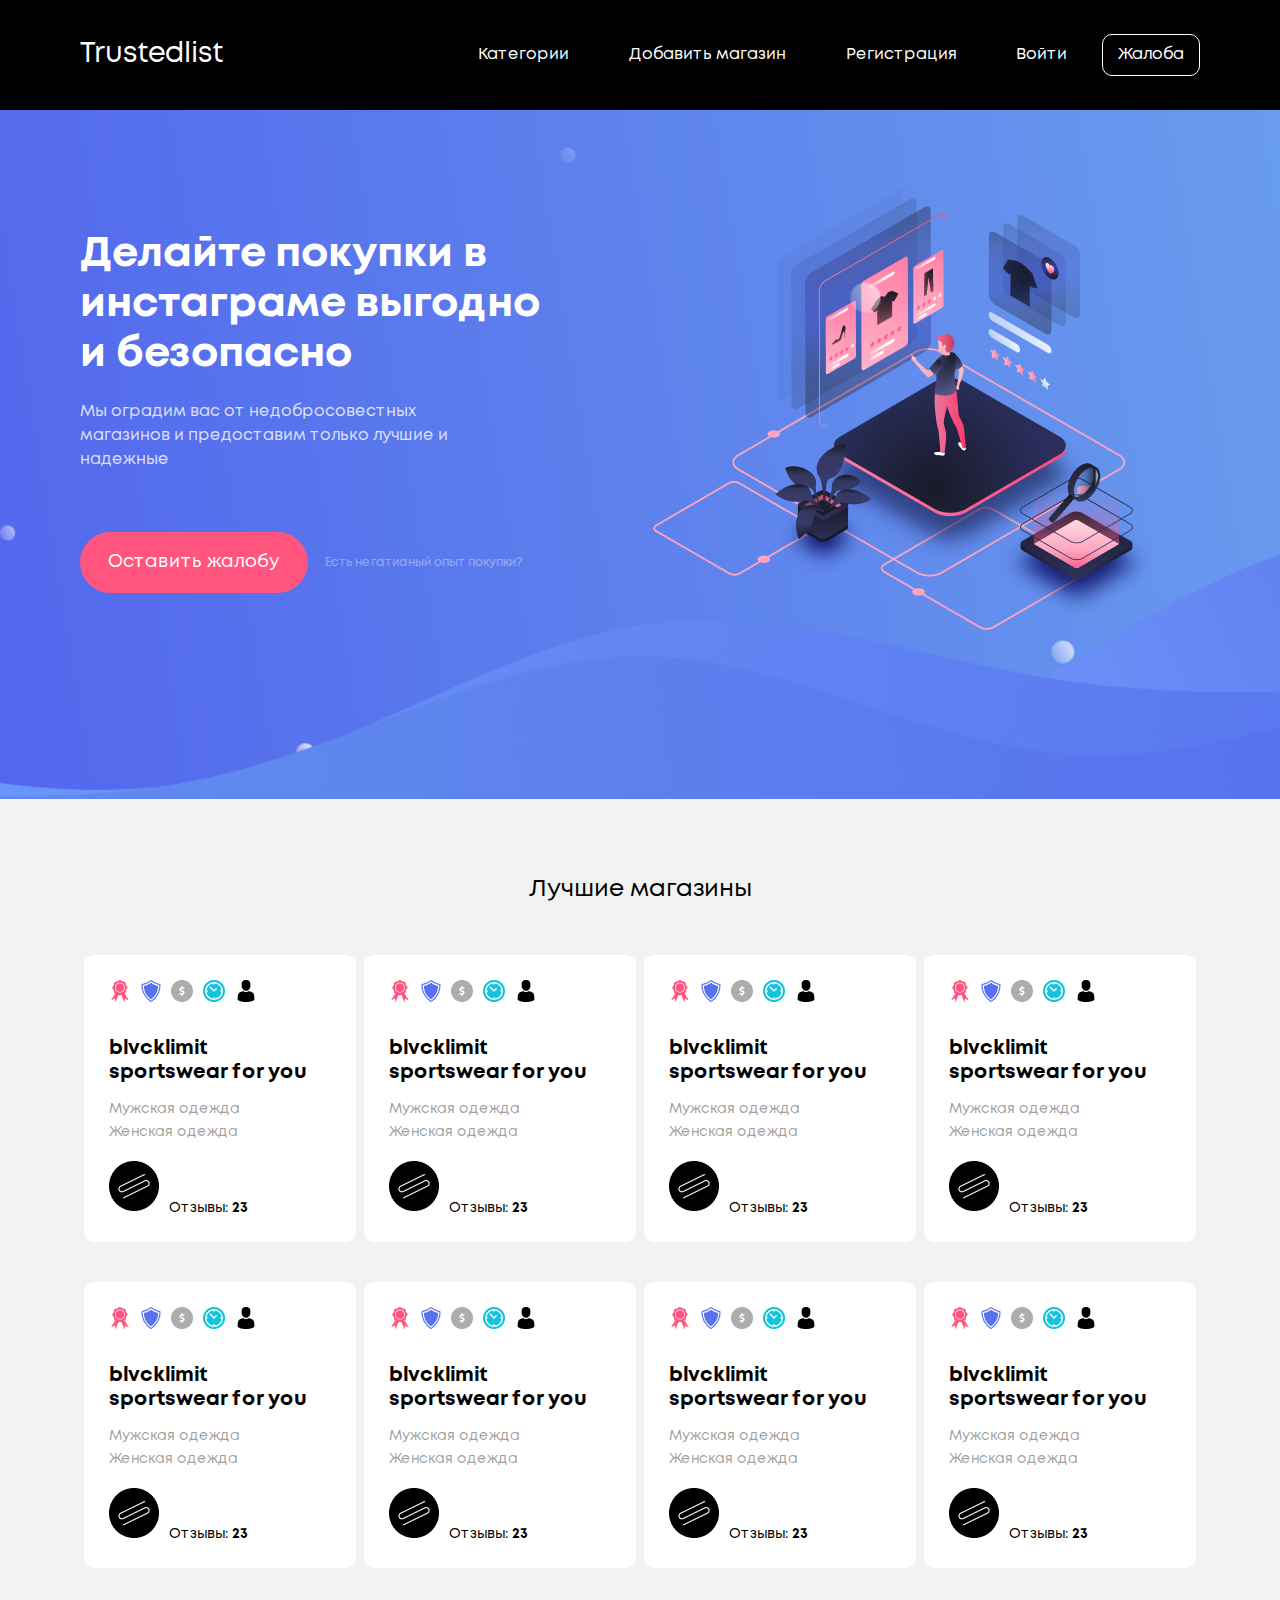
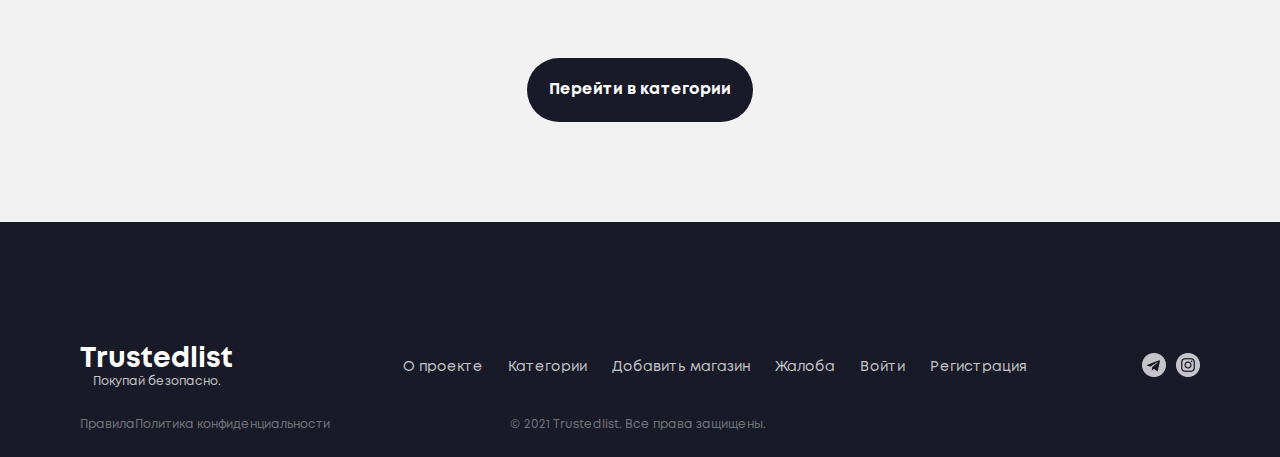
<file: index.html>
<!DOCTYPE html>
<html lang="en">
<head>
	<meta charset="UTF-8">
	<meta name="viewport" content="width=device-width, initial-scale=1.0">
	<title>Instagram Shops</title>
	<link rel="stylesheet" href="other/normalize.css">
	<link rel="stylesheet" href="style.css">
</head>
<body>
	<!-- header -->

	<header class="header">
		<div class="container">
			<nav class="nav__header">
				<div class="logo__header">
					Trustedlist
				</div>
				<ul class="ul__header">
					<li class="li__header">Категории</li>
					<li class="li__header">Добавить магазин</li>
					<li class="li__header">Регистрация</li>
					<li class="li__header">Войти</li>
				</ul>
				<button class="complaint__header">Жалоба</button>
			</nav>
		</div>
	</header>
	<!-- header -->

	<main class="main__screen">
		<div class="container container__main">
			<div class="main__block_text">
				<h1 class="main__title">
				Делайте покупки в инстаграме выгодно и безопасно
				</h1>
				<div class="main__text">
					Мы оградим вас от недобросовестных магазинов и предоставим только лучшие и надежные
				</div>
				<div class="main__wrapper">
					<button class="main__btn">Оставить жалобу</button>
					<div class="btn__text">Есть негатианый опыт покупки?</div>
				</div>
			</div>
			<div class="main__block_img">
				<img src="img/illustration.png" alt="" class="main__img">
			</div>
			<button class="main__btn_SHOW">Оставить жалобу</button>
		</div>
	</main>


<section class="section__shops">
	<div class="container">
		<h3 class="shops__title">
			Лучшие магазины
		</h3>
		<div class="wrapper__card_shops">
			<div class="card__shop">
				<div class="card__wrapper">
					<div class="achievement">
						<div class="achievement__item"><img src="img/wax-seal-with-ribbon.png" alt="" class="achievement__img"></div>
						<div class="achievement__item"><img src="img/Group.png" alt="" class="achievement__img"></div>
						<div class="achievement__item"><img src="img/dollar.png" alt="" class="achievement__img"></div>
						<div class="achievement__item"><img src="img/clock.png" alt="" class="achievement__img"></div>
						<div class="achievement__item"><img src="img/man-user.png" alt="" class="achievement__img"></div>
					</div>
					<div class="card__title">
						<h4> blvcklimit sportswear for you</h4>
					</div>
					<span class="card__text">Мужская одежда</span>
					<span class="card__text">Женская одежда</span>

					<div class="wrapper__raiting">
						<div class="card__ava"><img src="img/avatar.png" alt=""></div>
						<div class="card__review">
							<div class="review__text">Отзывы: <span>23</span></div>
						</div>	
					</div>
				</div>
				<div class="card__wrapper">
					<div class="achievement">
						<div class="achievement__item"><img src="img/wax-seal-with-ribbon.png" alt="" class="achievement__img"></div>
						<div class="achievement__item"><img src="img/Group.png" alt="" class="achievement__img"></div>
						<div class="achievement__item"><img src="img/dollar.png" alt="" class="achievement__img"></div>
						<div class="achievement__item"><img src="img/clock.png" alt="" class="achievement__img"></div>
						<div class="achievement__item"><img src="img/man-user.png" alt="" class="achievement__img"></div>
					</div>
					<div class="card__title">
						<h4> blvcklimit sportswear for you</h4>
					</div>
					<span class="card__text">Мужская одежда</span>
					<span class="card__text">Женская одежда</span>

					<div class="wrapper__raiting">
						<div class="card__ava"><img src="img/avatar.png" alt=""></div>
						<div class="card__review">
							<div class="review__text">Отзывы: <span>23</span></div>
						</div>	
					</div>
				</div>
				<div class="card__wrapper">
					<div class="achievement">
						<div class="achievement__item"><img src="img/wax-seal-with-ribbon.png" alt="" class="achievement__img"></div>
						<div class="achievement__item"><img src="img/Group.png" alt="" class="achievement__img"></div>
						<div class="achievement__item"><img src="img/dollar.png" alt="" class="achievement__img"></div>
						<div class="achievement__item"><img src="img/clock.png" alt="" class="achievement__img"></div>
						<div class="achievement__item"><img src="img/man-user.png" alt="" class="achievement__img"></div>
					</div>
					<div class="card__title">
						<h4> blvcklimit sportswear for you</h4>
					</div>
					<span class="card__text">Мужская одежда</span>
					<span class="card__text">Женская одежда</span>

					<div class="wrapper__raiting">
						<div class="card__ava"><img src="img/avatar.png" alt=""></div>
						<div class="card__review">
							<div class="review__text">Отзывы: <span>23</span></div>
						</div>	
					</div>
				</div>
				<div class="card__wrapper">
					<div class="achievement">
						<div class="achievement__item"><img src="img/wax-seal-with-ribbon.png" alt="" class="achievement__img"></div>
						<div class="achievement__item"><img src="img/Group.png" alt="" class="achievement__img"></div>
						<div class="achievement__item"><img src="img/dollar.png" alt="" class="achievement__img"></div>
						<div class="achievement__item"><img src="img/clock.png" alt="" class="achievement__img"></div>
						<div class="achievement__item"><img src="img/man-user.png" alt="" class="achievement__img"></div>
					</div>
					<div class="card__title">
						<h4> blvcklimit sportswear for you</h4>
					</div>
					<span class="card__text">Мужская одежда</span>
					<span class="card__text">Женская одежда</span>

					<div class="wrapper__raiting">
						<div class="card__ava"><img src="img/avatar.png" alt=""></div>
						<div class="card__review">
							<div class="review__text">Отзывы: <span>23</span></div>
						</div>	
					</div>
				</div>
				<div class="card__wrapper">
					<div class="achievement">
						<div class="achievement__item"><img src="img/wax-seal-with-ribbon.png" alt="" class="achievement__img"></div>
						<div class="achievement__item"><img src="img/Group.png" alt="" class="achievement__img"></div>
						<div class="achievement__item"><img src="img/dollar.png" alt="" class="achievement__img"></div>
						<div class="achievement__item"><img src="img/clock.png" alt="" class="achievement__img"></div>
						<div class="achievement__item"><img src="img/man-user.png" alt="" class="achievement__img"></div>
					</div>
					<div class="card__title">
						<h4> blvcklimit sportswear for you</h4>
					</div>
					<span class="card__text">Мужская одежда</span>
					<span class="card__text">Женская одежда</span>

					<div class="wrapper__raiting">
						<div class="card__ava"><img src="img/avatar.png" alt=""></div>
						<div class="card__review">
							<div class="review__text">Отзывы: <span>23</span></div>
						</div>	
					</div>
				</div>
				<div class="card__wrapper">
					<div class="achievement">
						<div class="achievement__item"><img src="img/wax-seal-with-ribbon.png" alt="" class="achievement__img"></div>
						<div class="achievement__item"><img src="img/Group.png" alt="" class="achievement__img"></div>
						<div class="achievement__item"><img src="img/dollar.png" alt="" class="achievement__img"></div>
						<div class="achievement__item"><img src="img/clock.png" alt="" class="achievement__img"></div>
						<div class="achievement__item"><img src="img/man-user.png" alt="" class="achievement__img"></div>
					</div>
					<div class="card__title">
						<h4> blvcklimit sportswear for you</h4>
					</div>
					<span class="card__text">Мужская одежда</span>
					<span class="card__text">Женская одежда</span>

					<div class="wrapper__raiting">
						<div class="card__ava"><img src="img/avatar.png" alt=""></div>
						<div class="card__review">
							<div class="review__text">Отзывы: <span>23</span></div>
						</div>	
					</div>
				</div>
				<div class="card__wrapper">
					<div class="achievement">
						<div class="achievement__item"><img src="img/wax-seal-with-ribbon.png" alt="" class="achievement__img"></div>
						<div class="achievement__item"><img src="img/Group.png" alt="" class="achievement__img"></div>
						<div class="achievement__item"><img src="img/dollar.png" alt="" class="achievement__img"></div>
						<div class="achievement__item"><img src="img/clock.png" alt="" class="achievement__img"></div>
						<div class="achievement__item"><img src="img/man-user.png" alt="" class="achievement__img"></div>
					</div>
					<div class="card__title">
						<h4> blvcklimit sportswear for you</h4>
					</div>
					<span class="card__text">Мужская одежда</span>
					<span class="card__text">Женская одежда</span>

					<div class="wrapper__raiting">
						<div class="card__ava"><img src="img/avatar.png" alt=""></div>
						<div class="card__review">
							<div class="review__text">Отзывы: <span>23</span></div>
						</div>	
					</div>
				</div>
				<div class="card__wrapper">
					<div class="achievement">
						<div class="achievement__item"><img src="img/wax-seal-with-ribbon.png" alt="" class="achievement__img"></div>
						<div class="achievement__item"><img src="img/Group.png" alt="" class="achievement__img"></div>
						<div class="achievement__item"><img src="img/dollar.png" alt="" class="achievement__img"></div>
						<div class="achievement__item"><img src="img/clock.png" alt="" class="achievement__img"></div>
						<div class="achievement__item"><img src="img/man-user.png" alt="" class="achievement__img"></div>
					</div>
					<div class="card__title">
						<h4> blvcklimit sportswear for you</h4>
					</div>
					<span class="card__text">Мужская одежда</span>
					<span class="card__text">Женская одежда</span>

					<div class="wrapper__raiting">
						<div class="card__ava"><img src="img/avatar.png" alt=""></div>
						<div class="card__review">
							<div class="review__text">Отзывы: <span>23</span></div>
						</div>	
					</div>
				</div>

			</div>
		</div>
		<div class="shops__btn_wrapper">
			<button class="btn__shops">Перейти в категории</button>
		</div>
	</div>
</section>

	<footer class="footer">
		<div class="container footer__container">
			<div class="logo__footer">
				<div class="logo__footer_main">Trustedlist</div>
				<div class="logo__footer_text">Покупай безопасно.</div>
			</div>
			<ul class="ul__footer">
					<li class="li__footer">О проекте</li>
					<li class="li__footer">Категории</li>
					<li class="li__footer">Добавить магазин</li>
					<li class="li__footer">Жалоба</li>
					<li class="li__footer">Войти</li>
					<li class="li__footer">Регистрация</li>
			</ul>
			<div class="footer__social">
				<div class="social__item"><img src="img/Vector.png" alt=""></div>
				<div class="social__item"><img src="img/instagram.png" alt=""></div>
			</div>
			
		</div>
		<div class="container container__confident">
			<div class="footer__confident">
				<div class="confident__item">Правила</div>
				<div class="confident__item">Политика конфиденциальности</div>
			</div>
			<div class="footer__guard">
				© 2021 Trustedlist. Все права защищены.
			</div>
		</div>
	</footer>
</body>
</html>
</file>
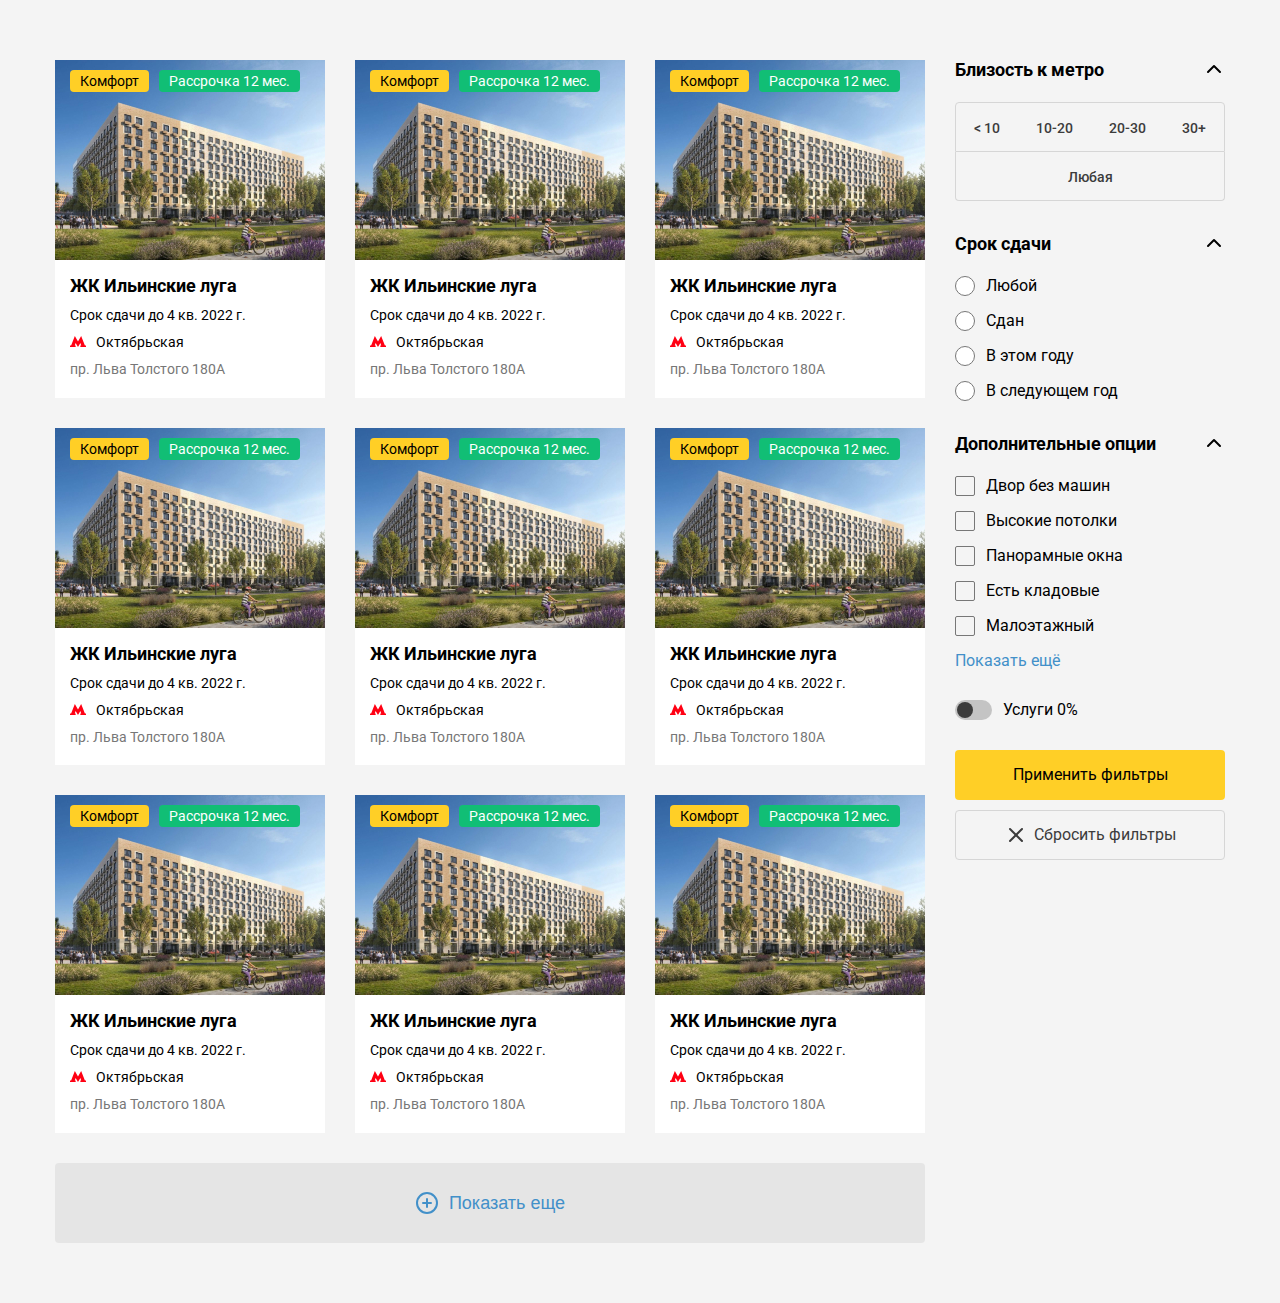
<file: estate-project/index.html>
<!DOCTYPE html>
<html lang="en">
<head>
    <meta charset="UTF-8">
    <meta name="viewport" content="width=device-width, initial-scale=1.0">
    <title>Тестовое задание</title>
    <link rel="stylesheet" href="./css/main.css">
    <link href="https://fonts.googleapis.com/css2?family=Roboto:wght@400;500;700&display=swap" rel="stylesheet">
</head>
<body>

    <div class="toggle-sidebar">
        <button class="menu-icon-wrapper">
            <div class="menu-icon"></div>
        </button>
    </div>

    <div class="container">
        <div class="row">
            <main class="main cards-holder">
                <!-- Card -->
                <a class="card-link"  href="#">
                    <div class="card">
                        <div class="card__badges">
                            <div class="card__badge card__badge--class">Комфорт</div>
                            <div class="card__badge card__badge--credit">Рассрочка 12 мес.</div>
                        </div>
                        <div class="card__img">
                            <img src="./img/cards/img.jpg" alt="ЖК Ильинские луга">
                        </div>
                        <div class="card__content">
                            <h4 class="card__title">ЖК Ильинские луга</h4>
                            <div class="card__term">Срок сдачи до 4 кв. 2022 г.</div>
                            <div class="card__metro">Октябрьская</div>
                            <div class="card__address">пр. Льва Толстого 180А</div>
                        </div>
                    </div>
                </a>
                <!-- // Card -->
                <!-- Card -->
                <a class="card-link"  href="#">
                    <div class="card">
                        <div class="card__badges">
                            <div class="card__badge card__badge--class">Комфорт</div>
                            <div class="card__badge card__badge--credit">Рассрочка 12 мес.</div>
                        </div>
                        <div class="card__img">
                            <img src="./img/cards/img.jpg" alt="ЖК Ильинские луга">
                        </div>
                        <div class="card__content">
                            <h4 class="card__title">ЖК Ильинские луга</h4>
                            <div class="card__term">Срок сдачи до 4 кв. 2022 г.</div>
                            <div class="card__metro">Октябрьская</div>
                            <div class="card__address">пр. Льва Толстого 180А</div>
                        </div>
                    </div>
                </a>
                <!-- // Card -->
                <!-- Card -->
                <a class="card-link"  href="#">
                    <div class="card">
                        <div class="card__badges">
                            <div class="card__badge card__badge--class">Комфорт</div>
                            <div class="card__badge card__badge--credit">Рассрочка 12 мес.</div>
                        </div>
                        <div class="card__img">
                            <img src="./img/cards/img.jpg" alt="ЖК Ильинские луга">
                        </div>
                        <div class="card__content">
                            <h4 class="card__title">ЖК Ильинские луга</h4>
                            <div class="card__term">Срок сдачи до 4 кв. 2022 г.</div>
                            <div class="card__metro">Октябрьская</div>
                            <div class="card__address">пр. Льва Толстого 180А</div>
                        </div>
                    </div>
                </a>
                <!-- // Card -->
                <!-- Card -->
                <a class="card-link"  href="#">
                    <div class="card">
                        <div class="card__badges">
                            <div class="card__badge card__badge--class">Комфорт</div>
                            <div class="card__badge card__badge--credit">Рассрочка 12 мес.</div>
                        </div>
                        <div class="card__img">
                            <img src="./img/cards/img.jpg" alt="ЖК Ильинские луга">
                        </div>
                        <div class="card__content">
                            <h4 class="card__title">ЖК Ильинские луга</h4>
                            <div class="card__term">Срок сдачи до 4 кв. 2022 г.</div>
                            <div class="card__metro">Октябрьская</div>
                            <div class="card__address">пр. Льва Толстого 180А</div>
                        </div>
                    </div>
                </a>
                <!-- // Card -->
                <!-- Card -->
                <a class="card-link"  href="#">
                    <div class="card">
                        <div class="card__badges">
                            <div class="card__badge card__badge--class">Комфорт</div>
                            <div class="card__badge card__badge--credit">Рассрочка 12 мес.</div>
                        </div>
                        <div class="card__img">
                            <img src="./img/cards/img.jpg" alt="ЖК Ильинские луга">
                        </div>
                        <div class="card__content">
                            <h4 class="card__title">ЖК Ильинские луга</h4>
                            <div class="card__term">Срок сдачи до 4 кв. 2022 г.</div>
                            <div class="card__metro">Октябрьская</div>
                            <div class="card__address">пр. Льва Толстого 180А</div>
                        </div>
                    </div>
                </a>
                <!-- // Card -->
                <!-- Card -->
                <a class="card-link"  href="#">
                    <div class="card">
                        <div class="card__badges">
                            <div class="card__badge card__badge--class">Комфорт</div>
                            <div class="card__badge card__badge--credit">Рассрочка 12 мес.</div>
                        </div>
                        <div class="card__img">
                            <img src="./img/cards/img.jpg" alt="ЖК Ильинские луга">
                        </div>
                        <div class="card__content">
                            <h4 class="card__title">ЖК Ильинские луга</h4>
                            <div class="card__term">Срок сдачи до 4 кв. 2022 г.</div>
                            <div class="card__metro">Октябрьская</div>
                            <div class="card__address">пр. Льва Толстого 180А</div>
                        </div>
                    </div>
                </a>
                <!-- // Card -->
                <!-- Card -->
                <a class="card-link"  href="#">
                    <div class="card">
                        <div class="card__badges">
                            <div class="card__badge card__badge--class">Комфорт</div>
                            <div class="card__badge card__badge--credit">Рассрочка 12 мес.</div>
                        </div>
                        <div class="card__img">
                            <img src="./img/cards/img.jpg" alt="ЖК Ильинские луга">
                        </div>
                        <div class="card__content">
                            <h4 class="card__title">ЖК Ильинские луга</h4>
                            <div class="card__term">Срок сдачи до 4 кв. 2022 г.</div>
                            <div class="card__metro">Октябрьская</div>
                            <div class="card__address">пр. Льва Толстого 180А</div>
                        </div>
                    </div>
                </a>
                <!-- // Card -->
                <!-- Card -->
                <a class="card-link"  href="#">
                    <div class="card">
                        <div class="card__badges">
                            <div class="card__badge card__badge--class">Комфорт</div>
                            <div class="card__badge card__badge--credit">Рассрочка 12 мес.</div>
                        </div>
                        <div class="card__img">
                            <img src="./img/cards/img.jpg" alt="ЖК Ильинские луга">
                        </div>
                        <div class="card__content">
                            <h4 class="card__title">ЖК Ильинские луга</h4>
                            <div class="card__term">Срок сдачи до 4 кв. 2022 г.</div>
                            <div class="card__metro">Октябрьская</div>
                            <div class="card__address">пр. Льва Толстого 180А</div>
                        </div>
                    </div>
                </a>
                <!-- // Card -->
                <!-- Card -->
                <a class="card-link"  href="#">
                    <div class="card">
                        <div class="card__badges">
                            <div class="card__badge card__badge--class">Комфорт</div>
                            <div class="card__badge card__badge--credit">Рассрочка 12 мес.</div>
                        </div>
                        <div class="card__img">
                            <img src="./img/cards/img.jpg" alt="ЖК Ильинские луга">
                        </div>
                        <div class="card__content">
                            <h4 class="card__title">ЖК Ильинские луга</h4>
                            <div class="card__term">Срок сдачи до 4 кв. 2022 г.</div>
                            <div class="card__metro">Октябрьская</div>
                            <div class="card__address">пр. Льва Толстого 180А</div>
                        </div>
                    </div>
                </a>
                <!-- // Card -->

                <!-- Hidden cards -->

                    <!-- Card -->
                    <a class="card-link card-link--hidden"  href="#">
                        <div class="card">
                            <div class="card__badges">
                                <div class="card__badge card__badge--class">Комфорт</div>
                                <div class="card__badge card__badge--credit">Рассрочка 12 мес.</div>
                            </div>
                            <div class="card__img">
                                <img src="./img/cards/img.jpg" alt="ЖК Ильинские луга">
                            </div>
                            <div class="card__content">
                                <h4 class="card__title">ЖК Ильинские луга</h4>
                                <div class="card__term">Срок сдачи до 4 кв. 2022 г.</div>
                                <div class="card__metro">Октябрьская</div>
                                <div class="card__address">пр. Льва Толстого 180А</div>
                            </div>
                        </div>
                    </a>
                    <!-- // Card -->
                    <!-- Card -->
                    <a class="card-link card-link--hidden"  href="#">
                        <div class="card">
                            <div class="card__badges">
                                <div class="card__badge card__badge--class">Комфорт</div>
                                <div class="card__badge card__badge--credit">Рассрочка 12 мес.</div>
                            </div>
                            <div class="card__img">
                                <img src="./img/cards/img.jpg" alt="ЖК Ильинские луга">
                            </div>
                            <div class="card__content">
                                <h4 class="card__title">ЖК Ильинские луга</h4>
                                <div class="card__term">Срок сдачи до 4 кв. 2022 г.</div>
                                <div class="card__metro">Октябрьская</div>
                                <div class="card__address">пр. Льва Толстого 180А</div>
                            </div>
                        </div>
                    </a>
                    <!-- // Card -->
                    <!-- Card -->
                    <a class="card-link card-link--hidden"  href="#">
                        <div class="card">
                            <div class="card__badges">
                                <div class="card__badge card__badge--class">Комфорт</div>
                                <div class="card__badge card__badge--credit">Рассрочка 12 мес.</div>
                            </div>
                            <div class="card__img">
                                <img src="./img/cards/img.jpg" alt="ЖК Ильинские луга">
                            </div>
                            <div class="card__content">
                                <h4 class="card__title">ЖК Ильинские луга</h4>
                                <div class="card__term">Срок сдачи до 4 кв. 2022 г.</div>
                                <div class="card__metro">Октябрьская</div>
                                <div class="card__address">пр. Льва Толстого 180А</div>
                            </div>
                        </div>
                    </a>
                    <!-- // Card -->

                <!-- // Hidden cards -->

                <button class="btn-more">
                    <img src="./img/icons/plus-circle.svg" alt="Show more icon">
                    <span>Показать еще</span>
                </button>
            </main>
            <aside class="sidebar">

                <form>

                    <!-- Widget -->
                    <div class="widget">
                        <div class="widget__title">
                            Близость к метро
                        </div>
                        <div class="widget__body">

                            <!-- location -->
                            <div class="location">
                                <div class="location__row">

                                    <input type="checkbox" data-location-param id="location-01" class="location__checkbox">
                                    <label class="location__btn" for="location-01">&lt; 10</label>

                                    <input type="checkbox" data-location-param id="location-02" class="location__checkbox">
                                    <label class="location__btn" for="location-02">10-20</label>

                                    <input type="checkbox" data-location-param id="location-03" class="location__checkbox">
                                    <label class="location__btn" for="location-03">20-30</label>

                                    <input type="checkbox" data-location-param id="location-04" class="location__checkbox">
                                    <label class="location__btn" for="location-04">30+</label>
                                </div>
                                <div class="location__row">
                                    <input type="checkbox" id="location-05" class="location__checkbox">
                                    <label class="location__btn" for="location-05">Любая</label>
                                </div>
                            </div>
                            <!-- // location -->

                        </div>
                    </div>
                    <!-- // Widget -->

                    <!-- Widget -->
                    <div class="widget">
                        <div class="widget__title">
                            Срок сдачи
                        </div>
                        <div class="widget__body">

                            <label class="radio">
                                <input type="radio" class="radio__real" name="term">
                                <span class="radio__fake"></span>
                                <span class="radio__title">Любой</span>
                            </label>

                            <label class="radio">
                                <input type="radio" class="radio__real" name="term">
                                <span class="radio__fake"></span>
                                <span class="radio__title">Сдан</span>
                            </label>

                            <label class="radio">
                                <input type="radio" class="radio__real" name="term">
                                <span class="radio__fake"></span>
                                <span class="radio__title">В этом году</span>
                            </label>

                            <label class="radio">
                                <input type="radio" class="radio__real" name="term">
                                <span class="radio__fake"></span>
                                <span class="radio__title">В следующем год</span>
                            </label>

                        </div>
                    </div>
                    <!-- // Widget -->

                    <!-- Widget -->
                    <div class="widget">
                        <div class="widget__title">
                            Дополнительные опции
                        </div>
                        <div class="widget__body">

                            <label class="checkbox">
                                <input type="checkbox" class="checkbox__real" name="value-01">
                                <span class="checkbox__fake"></span>
                                <span class="checkbox__title">Двор без машин</span>
                            </label>
                            <label class="checkbox">
                                <input type="checkbox" class="checkbox__real" name="value-02">
                                <span class="checkbox__fake"></span>
                                <span class="checkbox__title">Высокие потолки</span>
                            </label>
                            <label class="checkbox">
                                <input type="checkbox" class="checkbox__real" name="value-03">
                                <span class="checkbox__fake"></span>
                                <span class="checkbox__title">Панорамные окна</span>
                            </label>
                            <label class="checkbox">
                                <input type="checkbox" class="checkbox__real" name="value-04">
                                <span class="checkbox__fake"></span>
                                <span class="checkbox__title">Есть кладовые</span>
                            </label>
                            <label class="checkbox">
                                <input type="checkbox" class="checkbox__real" name="value-05">
                                <span class="checkbox__fake"></span>
                                <span class="checkbox__title">Малоэтажный</span>
                            </label>


                            <label class="checkbox checkbox--hidden">
                                <input type="checkbox" class="checkbox__real" name="value-06">
                                <span class="checkbox__fake"></span>
                                <span class="checkbox__title">Дополнительный пункт 1</span>
                            </label>
                            <label class="checkbox checkbox--hidden">
                                <input type="checkbox" class="checkbox__real" name="value-07">
                                <span class="checkbox__fake"></span>
                                <span class="checkbox__title">Дополнительный пункт 2</span>
                            </label>
                            <label class="checkbox checkbox--hidden">
                                <input type="checkbox" class="checkbox__real" name="value-08">
                                <span class="checkbox__fake"></span>
                                <span class="checkbox__title">Дополнительный пункт 3</span>
                            </label>

                            <button data-options="hidden" class="widget__btn-show-hidden">Показать ещё</button>

                        </div>
                    </div>
                    <!-- // Widget -->

                    <!-- Widget -->
                    <div class="widget widget--top-30">
                        <div class="widget__body">

                            <label class="toggle">
                                <input type="checkbox" class="toggle__real" name="comission">
                                <span class="toggle__fake"></span>
                                <span class="toggle__title">Услуги 0%</span>
                            </label>

                        </div>
                    </div>
                    <!-- // Widget -->

                    <!-- Widget -->
                    <div class="widget widget--top-30">
                        <div class="widget__body">
                            <button class="form-btn form-btn--submit">Применить фильтры</button>
                            <button type="reset" class="form-btn">
                                <img src="./img/icons/x.svg" alt="Сбросить фильтры">
                                <span>Сбросить фильтры</span>
                            </button>
                        </div>
                    </div>
                    <!-- // Widget -->

                </form>

            </aside>
        </div>
    </div>

    <script src="./js/main.js"></script>

</body>
</html>
</file>
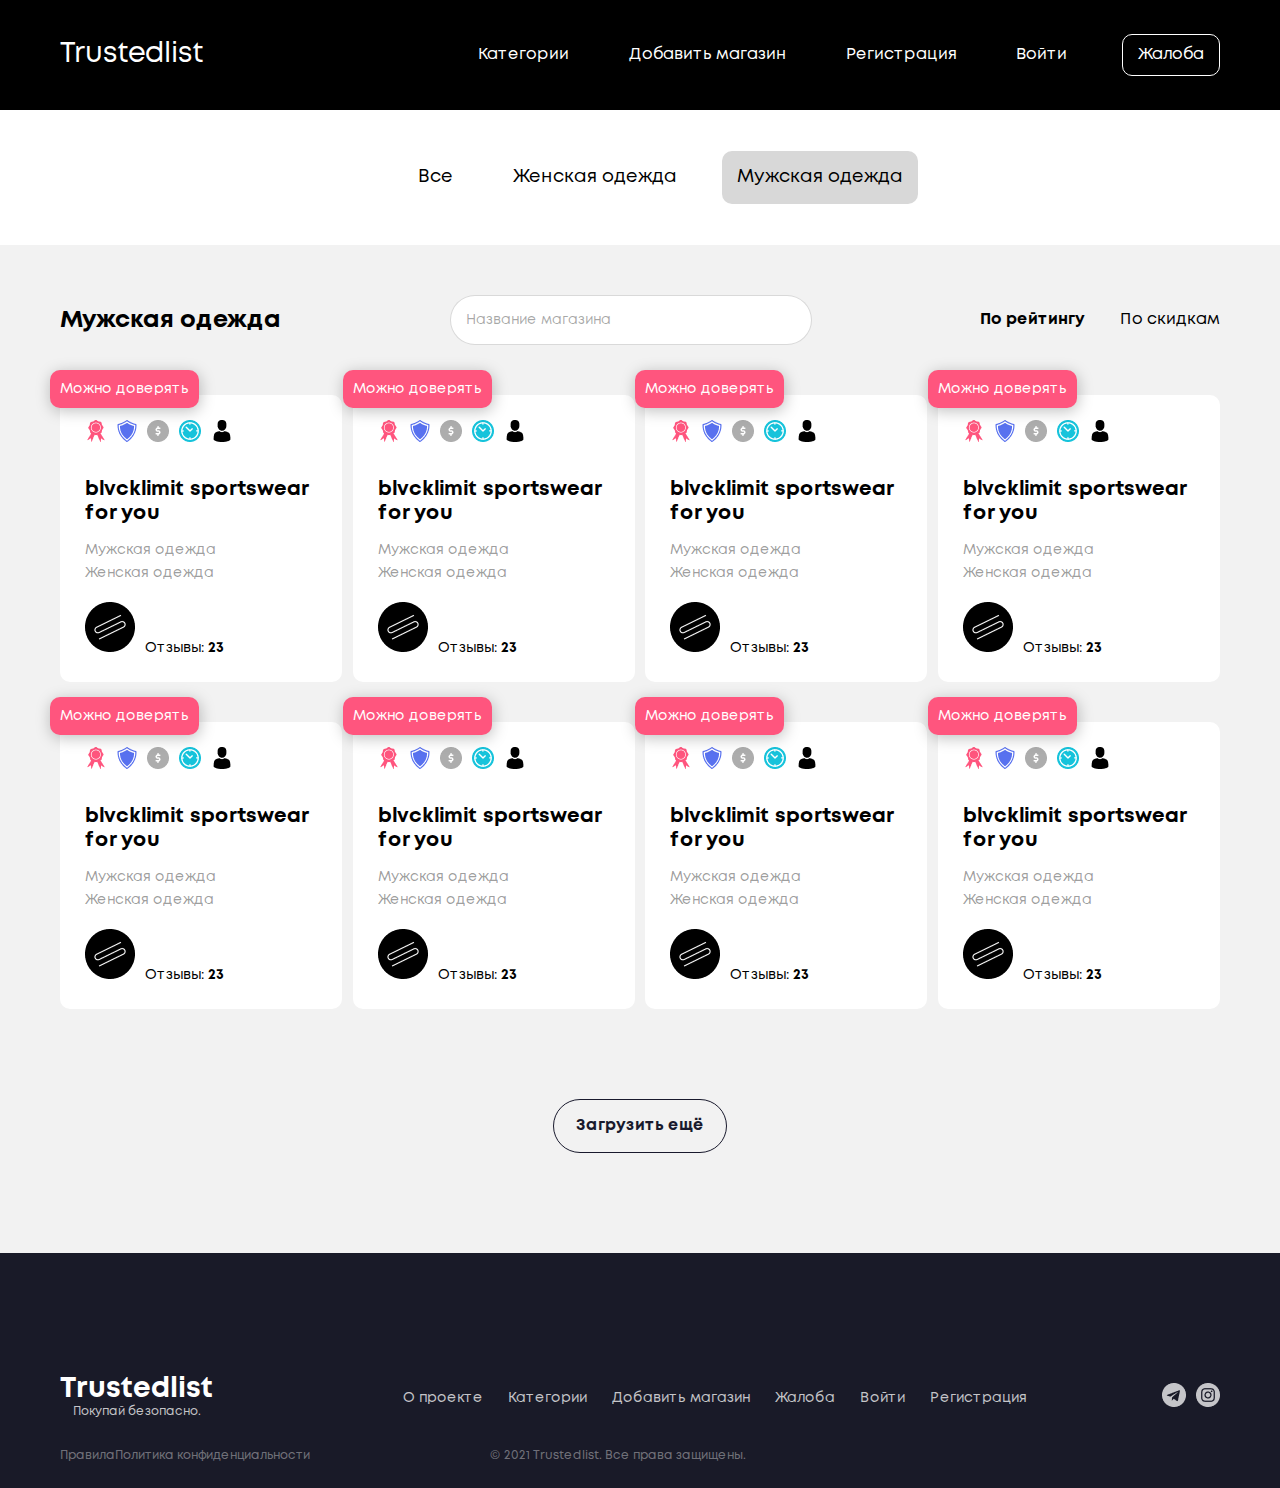
<file: categories.html>
<!DOCTYPE html>
<html lang="en">
<head>
	<meta charset="UTF-8">
	<meta name="viewport" content="width=device-width, initial-scale=1.0">
	<title>Best Shops</title>
	<link rel="stylesheet" href="other/normalize.css">
	<link rel="stylesheet" href="categories__style.css">
</head>
<body>
	<!-- header -->

	<header class="header">
		<div class="container">
			<nav class="nav__header">
				<div class="logo__header">
					Trustedlist
				</div>
				<ul class="ul__header">
					<li class="li__header">Категории</li>
					<li class="li__header">Добавить магазин</li>
					<li class="li__header">Регистрация</li>
					<li class="li__header">Войти</li>
				</ul>
				<button class="complaint__header">Жалоба</button>
			</nav>
		</div>
	</header>
	<!-- header -->
<div class="section__categories">
		<ul class="categories">
			<li class="categories__item">Все</li>
			<li class="categories__item">Женская одежда</li>
			<li class="categories__item categories__item--active">Мужская одежда</li>
		</ul>
</div>





<section class="section__shops">

<div class="container container__cat">
    <div class="cat__title">Мужская одежда</div>
    <input value="Название магазина" class="cat__input"></input>
    <div class="cat__filter">
        <div class="filter__raiting filter--active">По рейтингу</div>
        <div class="filter__discount">По скидкам</div>
    </div>
</div>

	<div class="container">
		
		<div class="wrapper__card_shops">
			<div class="card__shop">
				<div class="row">
				<div class="card__wrapper">
					<div class="achievement">
						<div class="achievement__item"><img src="img/wax-seal-with-ribbon.png" alt="" class="achievement__img"></div>
						<div class="achievement__item"><img src="img/Group.png" alt="" class="achievement__img"></div>
						<div class="achievement__item"><img src="img/dollar.png" alt="" class="achievement__img"></div>
						<div class="achievement__item"><img src="img/clock.png" alt="" class="achievement__img"></div>
						<div class="achievement__item"><img src="img/man-user.png" alt="" class="achievement__img"></div>
					</div>
					<div class="card__title">
						<h4> blvcklimit sportswear for you</h4>
					</div>
					<span class="card__text">Мужская одежда</span>
					<span class="card__text">Женская одежда</span>

					<div class="wrapper__raiting">
						<div class="card__ava"><img src="img/avatar.png" alt=""></div>
						<div class="card__review">
							<div class="review__text">Отзывы: <span>23</span></div>
						</div>	
					</div>
				</div>
				<div class="card__wrapper">
					<div class="achievement">
						<div class="achievement__item"><img src="img/wax-seal-with-ribbon.png" alt="" class="achievement__img"></div>
						<div class="achievement__item"><img src="img/Group.png" alt="" class="achievement__img"></div>
						<div class="achievement__item"><img src="img/dollar.png" alt="" class="achievement__img"></div>
						<div class="achievement__item"><img src="img/clock.png" alt="" class="achievement__img"></div>
						<div class="achievement__item"><img src="img/man-user.png" alt="" class="achievement__img"></div>
					</div>
					<div class="card__title">
						<h4> blvcklimit sportswear for you</h4>
					</div>
					<span class="card__text">Мужская одежда</span>
					<span class="card__text">Женская одежда</span>

					<div class="wrapper__raiting">
						<div class="card__ava"><img src="img/avatar.png" alt=""></div>
						<div class="card__review">
							<div class="review__text">Отзывы: <span>23</span></div>
						</div>	
					</div>
				</div>
				<div class="card__wrapper">
					<div class="achievement">
						<div class="achievement__item"><img src="img/wax-seal-with-ribbon.png" alt="" class="achievement__img"></div>
						<div class="achievement__item"><img src="img/Group.png" alt="" class="achievement__img"></div>
						<div class="achievement__item"><img src="img/dollar.png" alt="" class="achievement__img"></div>
						<div class="achievement__item"><img src="img/clock.png" alt="" class="achievement__img"></div>
						<div class="achievement__item"><img src="img/man-user.png" alt="" class="achievement__img"></div>
					</div>
					<div class="card__title">
						<h4> blvcklimit sportswear for you</h4>
					</div>
					<span class="card__text">Мужская одежда</span>
					<span class="card__text">Женская одежда</span>

					<div class="wrapper__raiting">
						<div class="card__ava"><img src="img/avatar.png" alt=""></div>
						<div class="card__review">
							<div class="review__text">Отзывы: <span>23</span></div>
						</div>	
					</div>
				</div>
				<div class="card__wrapper">
					<div class="achievement">
						<div class="achievement__item"><img src="img/wax-seal-with-ribbon.png" alt="" class="achievement__img"></div>
						<div class="achievement__item"><img src="img/Group.png" alt="" class="achievement__img"></div>
						<div class="achievement__item"><img src="img/dollar.png" alt="" class="achievement__img"></div>
						<div class="achievement__item"><img src="img/clock.png" alt="" class="achievement__img"></div>
						<div class="achievement__item"><img src="img/man-user.png" alt="" class="achievement__img"></div>
					</div>
					<div class="card__title">
						<h4> blvcklimit sportswear for you</h4>
					</div>
					<span class="card__text">Мужская одежда</span>
					<span class="card__text">Женская одежда</span>

					<div class="wrapper__raiting">
						<div class="card__ava"><img src="img/avatar.png" alt=""></div>
						<div class="card__review">
							<div class="review__text">Отзывы: <span>23</span></div>
						</div>	
					</div>
				</div>
				<div class="card__wrapper">
					<div class="achievement">
						<div class="achievement__item"><img src="img/wax-seal-with-ribbon.png" alt="" class="achievement__img"></div>
						<div class="achievement__item"><img src="img/Group.png" alt="" class="achievement__img"></div>
						<div class="achievement__item"><img src="img/dollar.png" alt="" class="achievement__img"></div>
						<div class="achievement__item"><img src="img/clock.png" alt="" class="achievement__img"></div>
						<div class="achievement__item"><img src="img/man-user.png" alt="" class="achievement__img"></div>
					</div>
					<div class="card__title">
						<h4> blvcklimit sportswear for you</h4>
					</div>
					<span class="card__text">Мужская одежда</span>
					<span class="card__text">Женская одежда</span>

					<div class="wrapper__raiting">
						<div class="card__ava"><img src="img/avatar.png" alt=""></div>
						<div class="card__review">
							<div class="review__text">Отзывы: <span>23</span></div>
						</div>	
					</div>
				</div>
				<div class="card__wrapper">
					<div class="achievement">
						<div class="achievement__item"><img src="img/wax-seal-with-ribbon.png" alt="" class="achievement__img"></div>
						<div class="achievement__item"><img src="img/Group.png" alt="" class="achievement__img"></div>
						<div class="achievement__item"><img src="img/dollar.png" alt="" class="achievement__img"></div>
						<div class="achievement__item"><img src="img/clock.png" alt="" class="achievement__img"></div>
						<div class="achievement__item"><img src="img/man-user.png" alt="" class="achievement__img"></div>
					</div>
					<div class="card__title">
						<h4> blvcklimit sportswear for you</h4>
					</div>
					<span class="card__text">Мужская одежда</span>
					<span class="card__text">Женская одежда</span>

					<div class="wrapper__raiting">
						<div class="card__ava"><img src="img/avatar.png" alt=""></div>
						<div class="card__review">
							<div class="review__text">Отзывы: <span>23</span></div>
						</div>	
					</div>
				</div>
				<div class="card__wrapper">
					<div class="achievement">
						<div class="achievement__item"><img src="img/wax-seal-with-ribbon.png" alt="" class="achievement__img"></div>
						<div class="achievement__item"><img src="img/Group.png" alt="" class="achievement__img"></div>
						<div class="achievement__item"><img src="img/dollar.png" alt="" class="achievement__img"></div>
						<div class="achievement__item"><img src="img/clock.png" alt="" class="achievement__img"></div>
						<div class="achievement__item"><img src="img/man-user.png" alt="" class="achievement__img"></div>
					</div>
					<div class="card__title">
						<h4> blvcklimit sportswear for you</h4>
					</div>
					<span class="card__text">Мужская одежда</span>
					<span class="card__text">Женская одежда</span>

					<div class="wrapper__raiting">
						<div class="card__ava"><img src="img/avatar.png" alt=""></div>
						<div class="card__review">
							<div class="review__text">Отзывы: <span>23</span></div>
						</div>	
					</div>
				</div>
				<div class="card__wrapper">
					<div class="achievement">
						<div class="achievement__item"><img src="img/wax-seal-with-ribbon.png" alt="" class="achievement__img"></div>
						<div class="achievement__item"><img src="img/Group.png" alt="" class="achievement__img"></div>
						<div class="achievement__item"><img src="img/dollar.png" alt="" class="achievement__img"></div>
						<div class="achievement__item"><img src="img/clock.png" alt="" class="achievement__img"></div>
						<div class="achievement__item"><img src="img/man-user.png" alt="" class="achievement__img"></div>
					</div>
					<div class="card__title">
						<h4> blvcklimit sportswear for you</h4>
					</div>
					<span class="card__text">Мужская одежда</span>
					<span class="card__text">Женская одежда</span>

					<div class="wrapper__raiting">
						<div class="card__ava"><img src="img/avatar.png" alt=""></div>
						<div class="card__review">
							<div class="review__text">Отзывы: <span>23</span></div>
						</div>	
					</div>
				</div>
				</div>
				
				<!-- <div class="card__wrapper">
					<div class="achievement">
						<div class="achievement__item"><img src="img/wax-seal-with-ribbon.png" alt="" class="achievement__img"></div>
						<div class="achievement__item"><img src="img/Group.png" alt="" class="achievement__img"></div>
						<div class="achievement__item"><img src="img/dollar.png" alt="" class="achievement__img"></div>
						<div class="achievement__item"><img src="img/clock.png" alt="" class="achievement__img"></div>
						<div class="achievement__item"><img src="img/man-user.png" alt="" class="achievement__img"></div>
					</div>
					<div class="card__title">
						<h4> blvcklimit sportswear for you</h4>
					</div>
					<span class="card__text">Мужская одежда</span>
					<span class="card__text">Женская одежда</span>

					<div class="wrapper__raiting">
						<div class="card__ava"><img src="img/avatar.png" alt=""></div>
						<div class="card__review">
							<div class="review__text">Отзывы: <span>23</span></div>
						</div>	
					</div>
				</div> -->

			</div>
		</div>
		<div class="shops__btn_wrapper">
			<button class="btn__shops">Загрузить ещё</button>
		</div>
	</div>
</div>
</section>

	<footer class="footer">
		<div class="container footer__container">
			<div class="logo__footer">
				<div class="logo__footer_main">Trustedlist</div>
				<div class="logo__footer_text">Покупай безопасно.</div>
			</div>
			<ul class="ul__footer">
					<li class="li__footer">О проекте</li>
					<li class="li__footer">Категории</li>
					<li class="li__footer">Добавить магазин</li>
					<li class="li__footer">Жалоба</li>
					<li class="li__footer">Войти</li>
					<li class="li__footer">Регистрация</li>
			</ul>
			<div class="footer__social">
				<div class="social__item"><img src="img/Vector.png" alt=""></div>
				<div class="social__item"><img src="img/instagram.png" alt=""></div>
			</div>
			
		</div>
		<div class="container container__confident">
			<div class="footer__confident">
				<div class="confident__item">Правила</div>
				<div class="confident__item">Политика конфиденциальности</div>
			</div>
			<div class="footer__guard">
				© 2021 Trustedlist. Все права защищены.
			</div>
		</div>
	</footer>
</body>
</html>
</file>
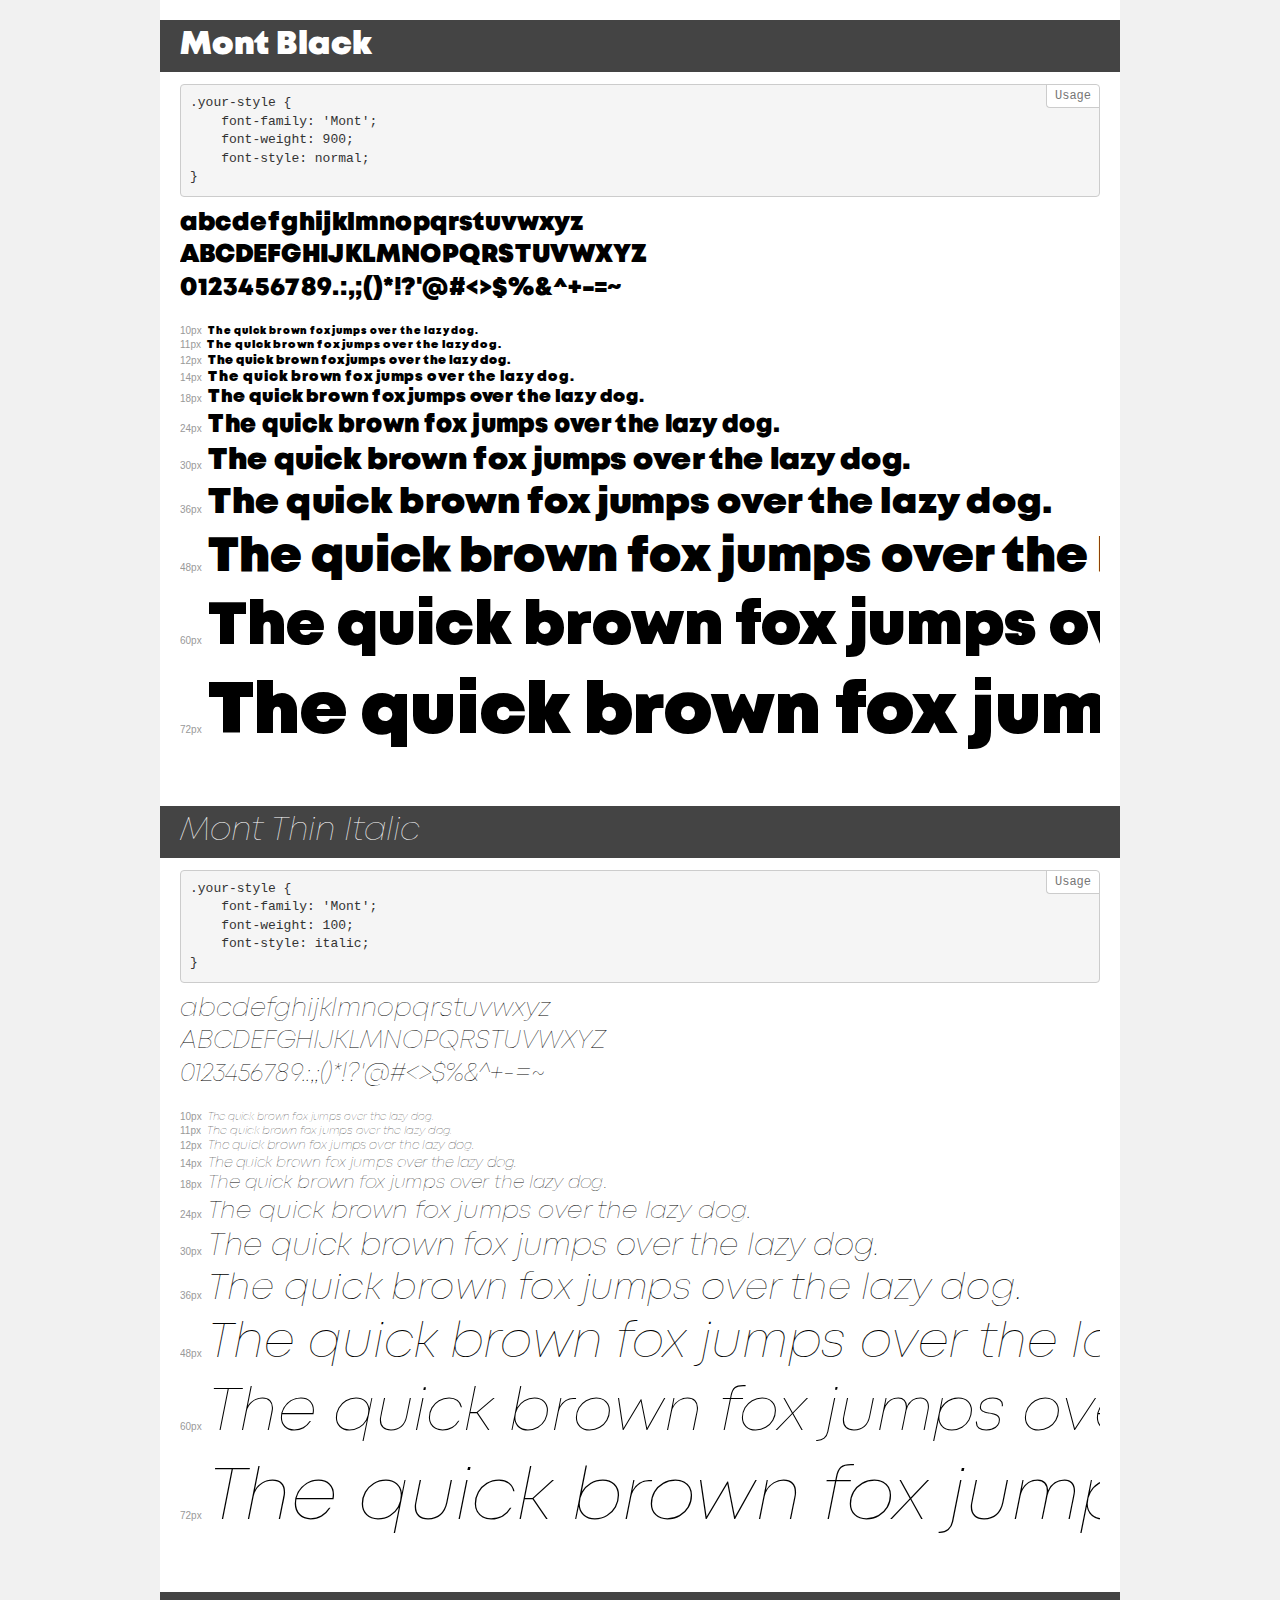
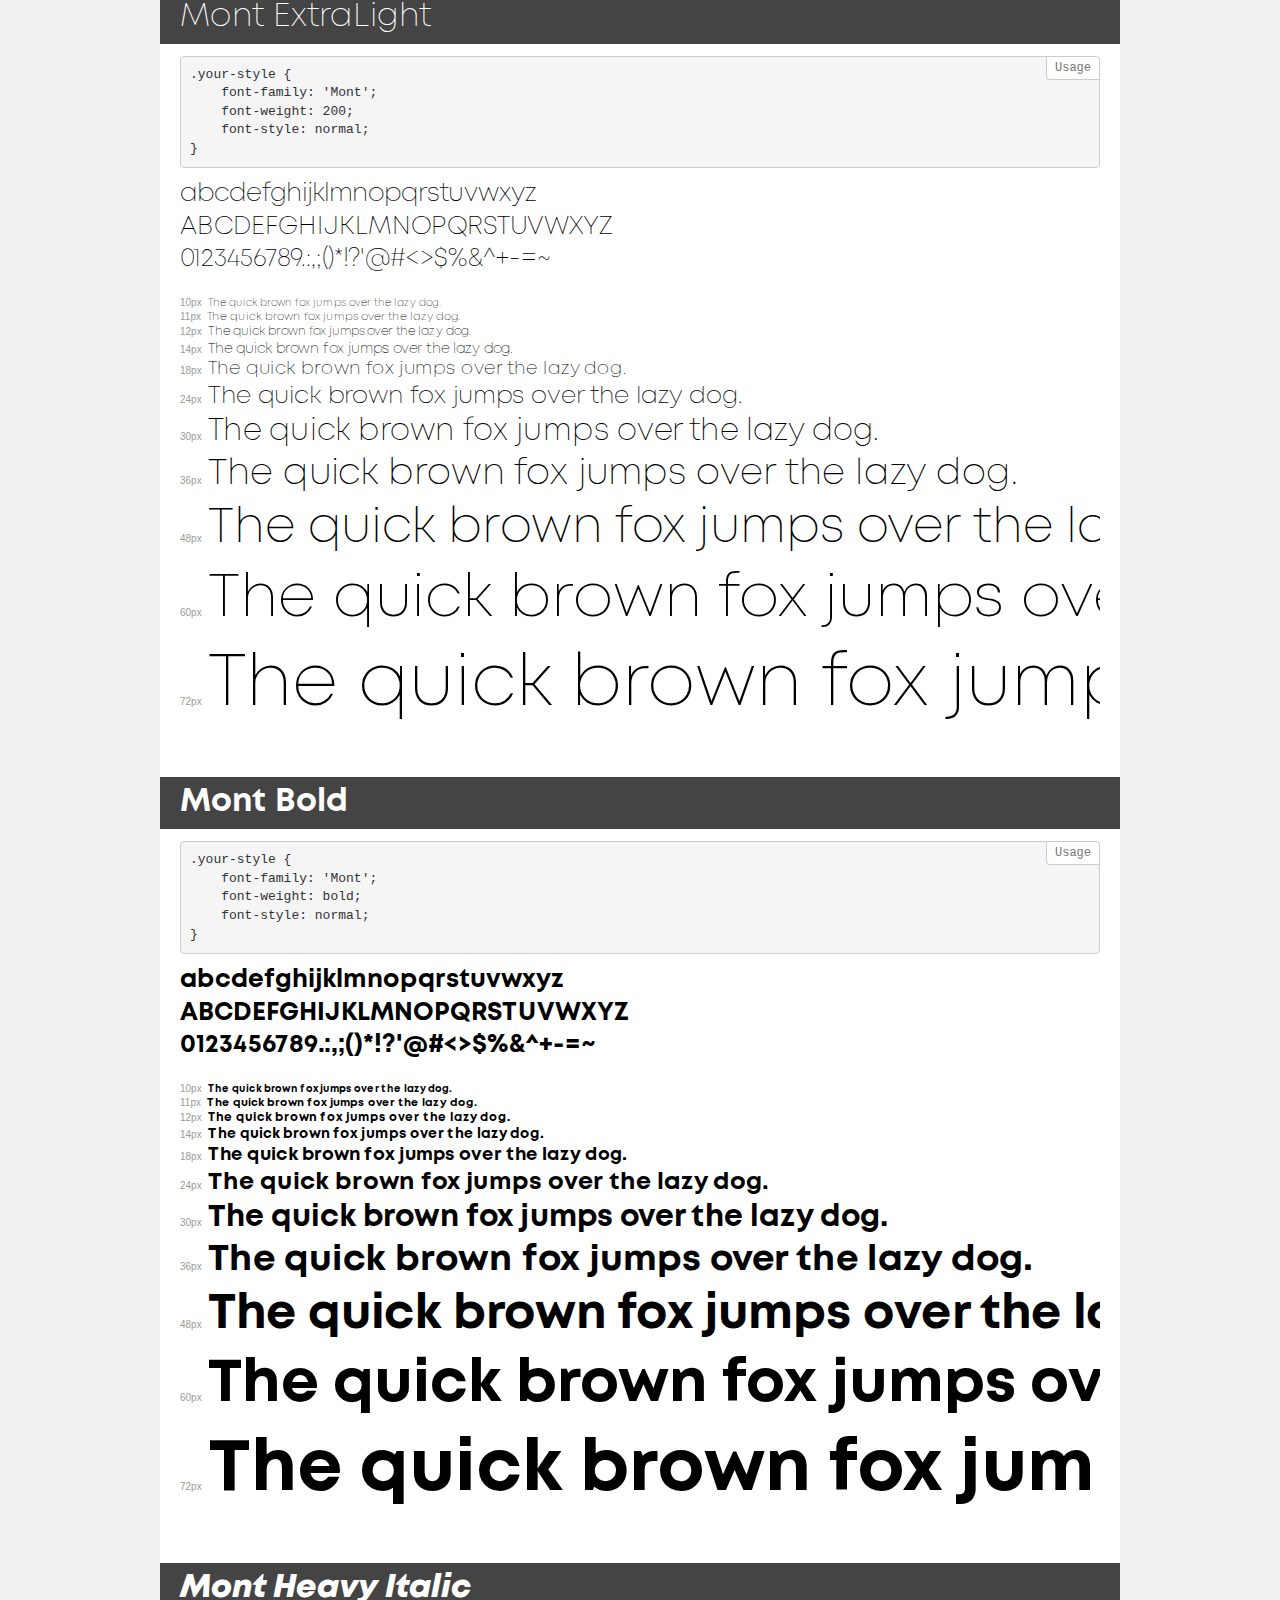
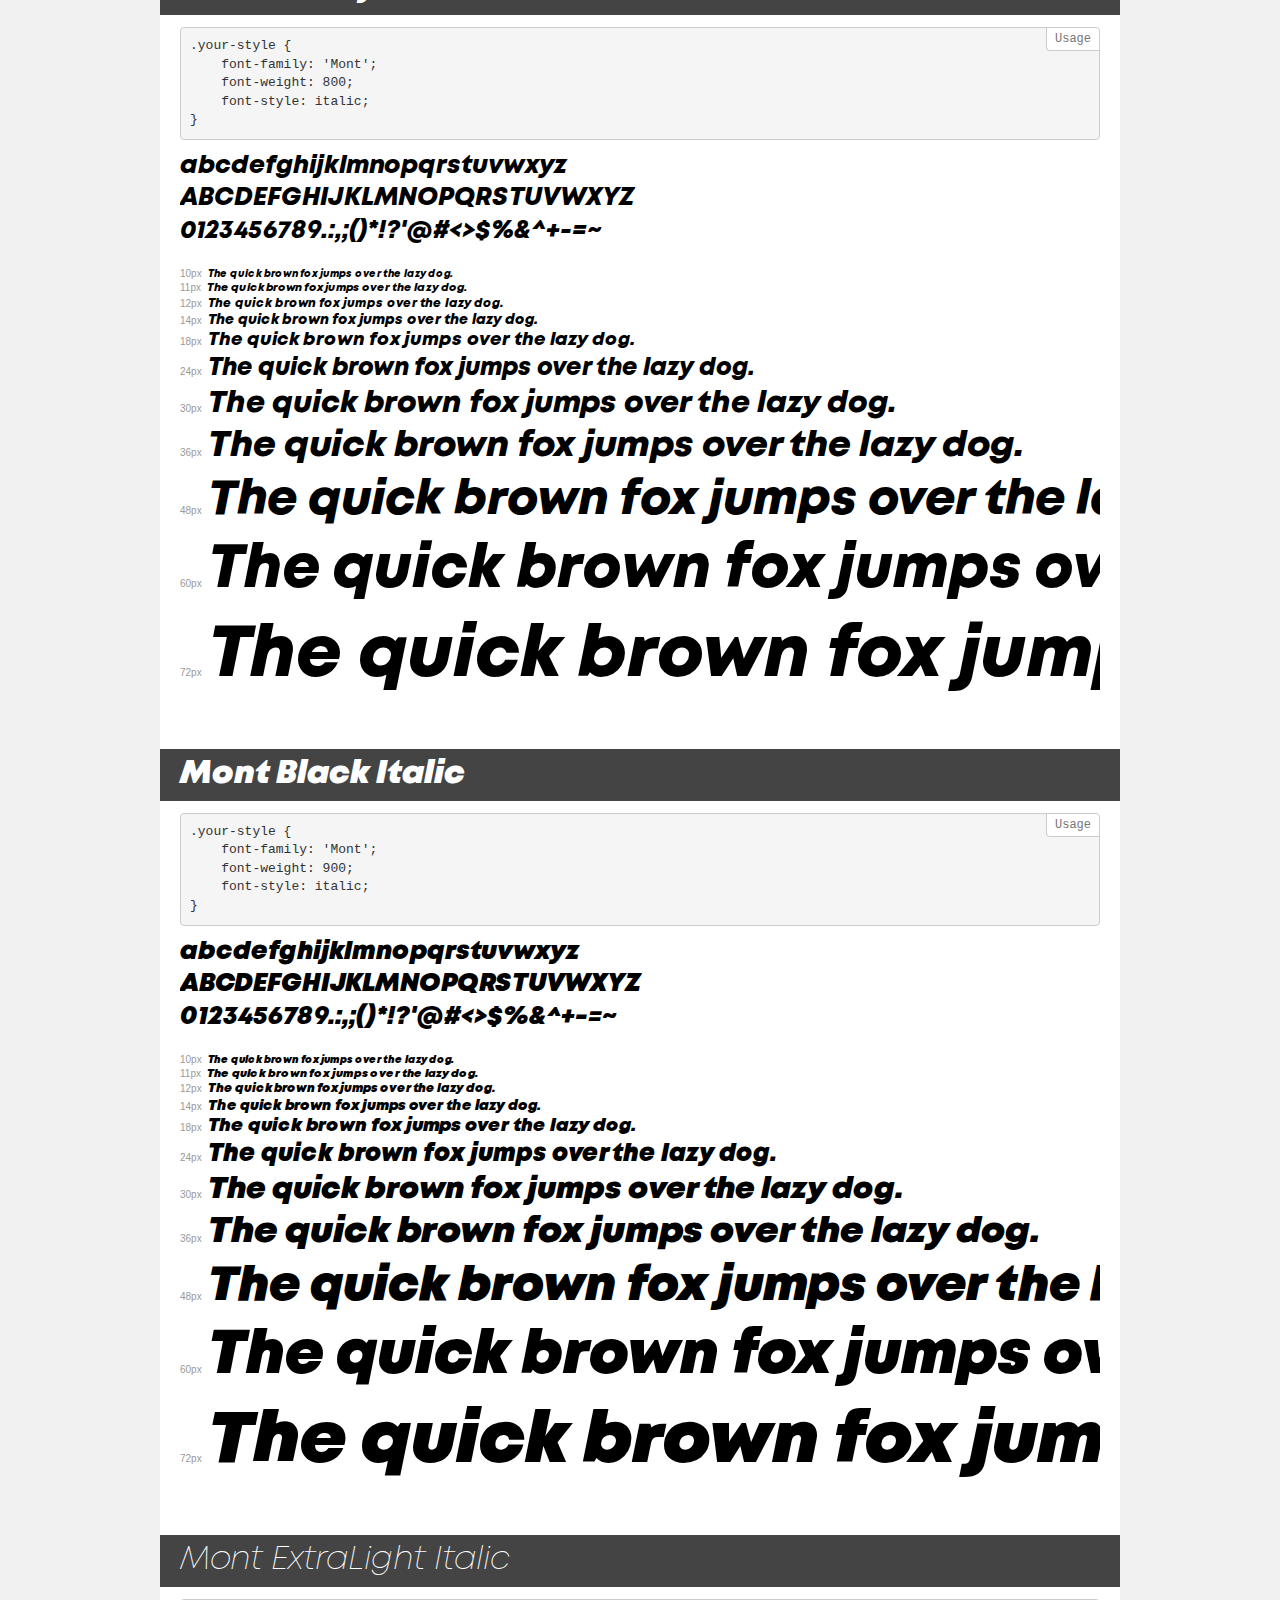
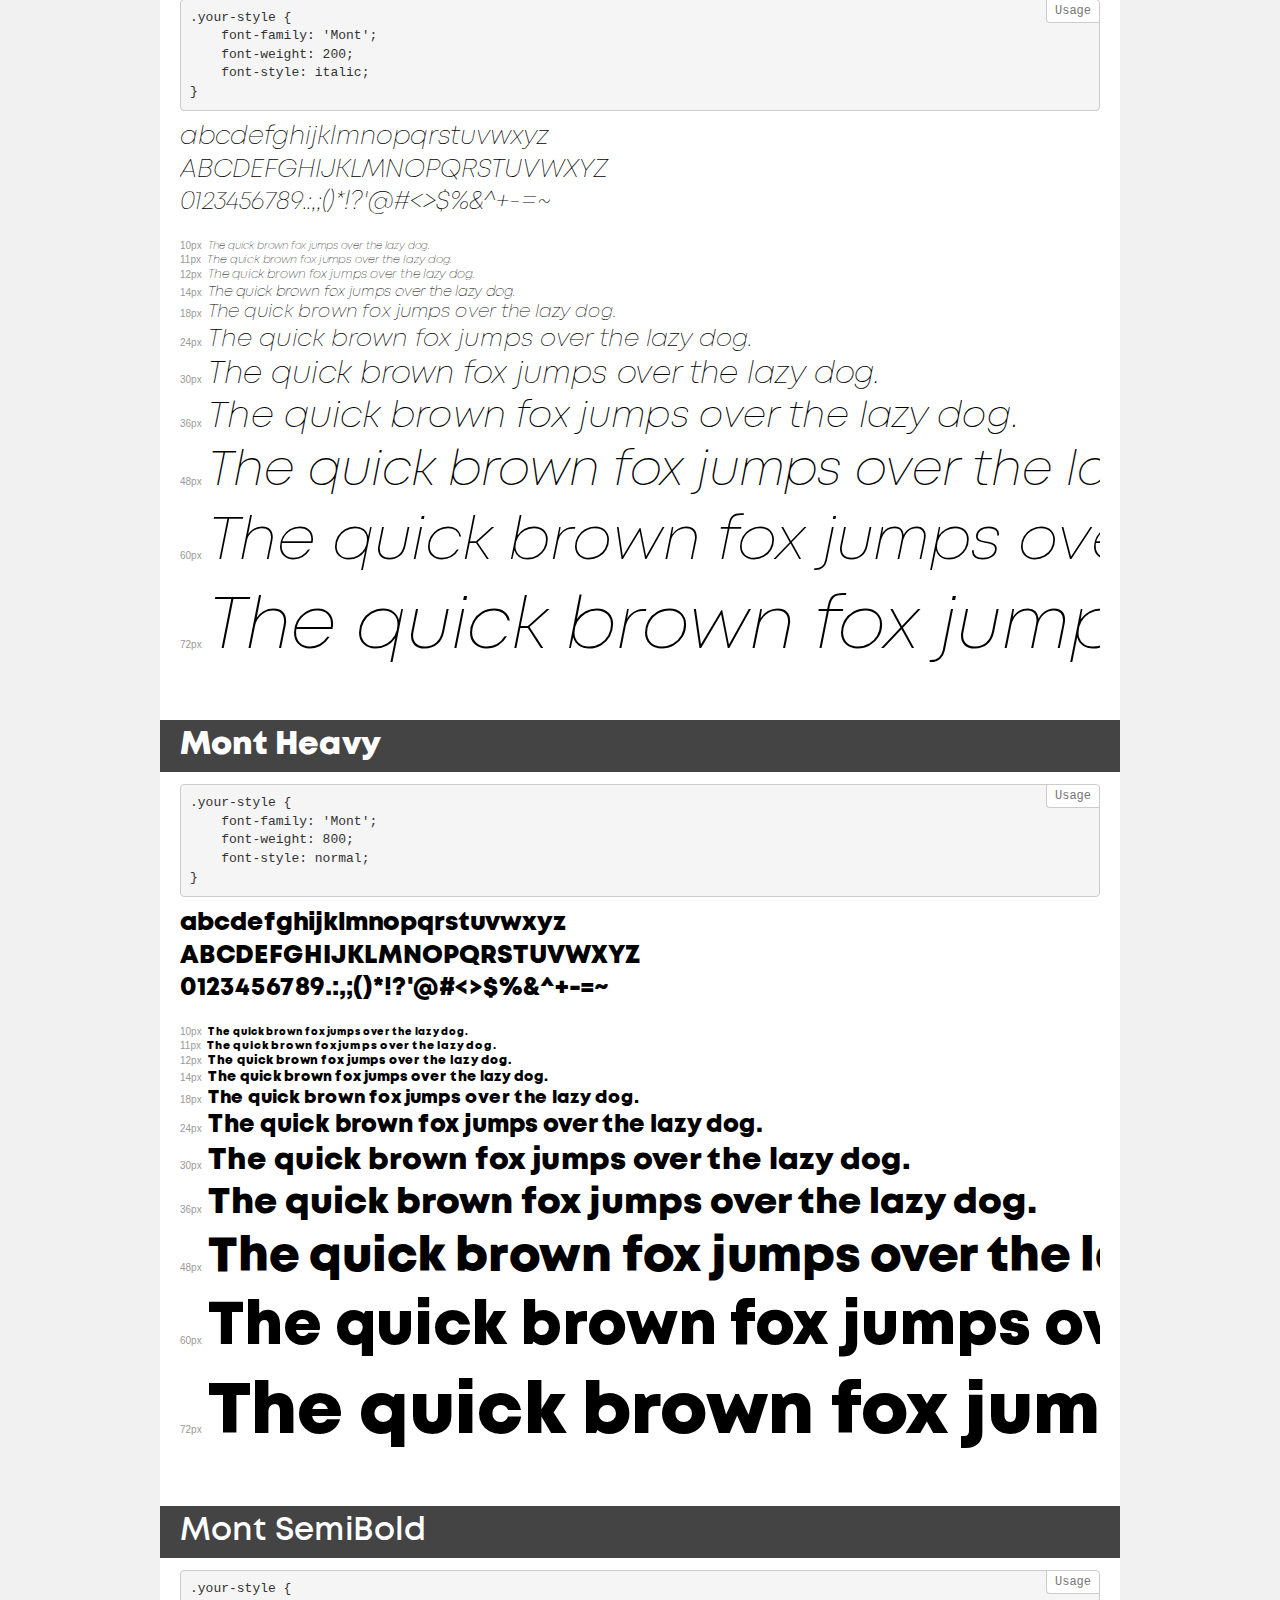
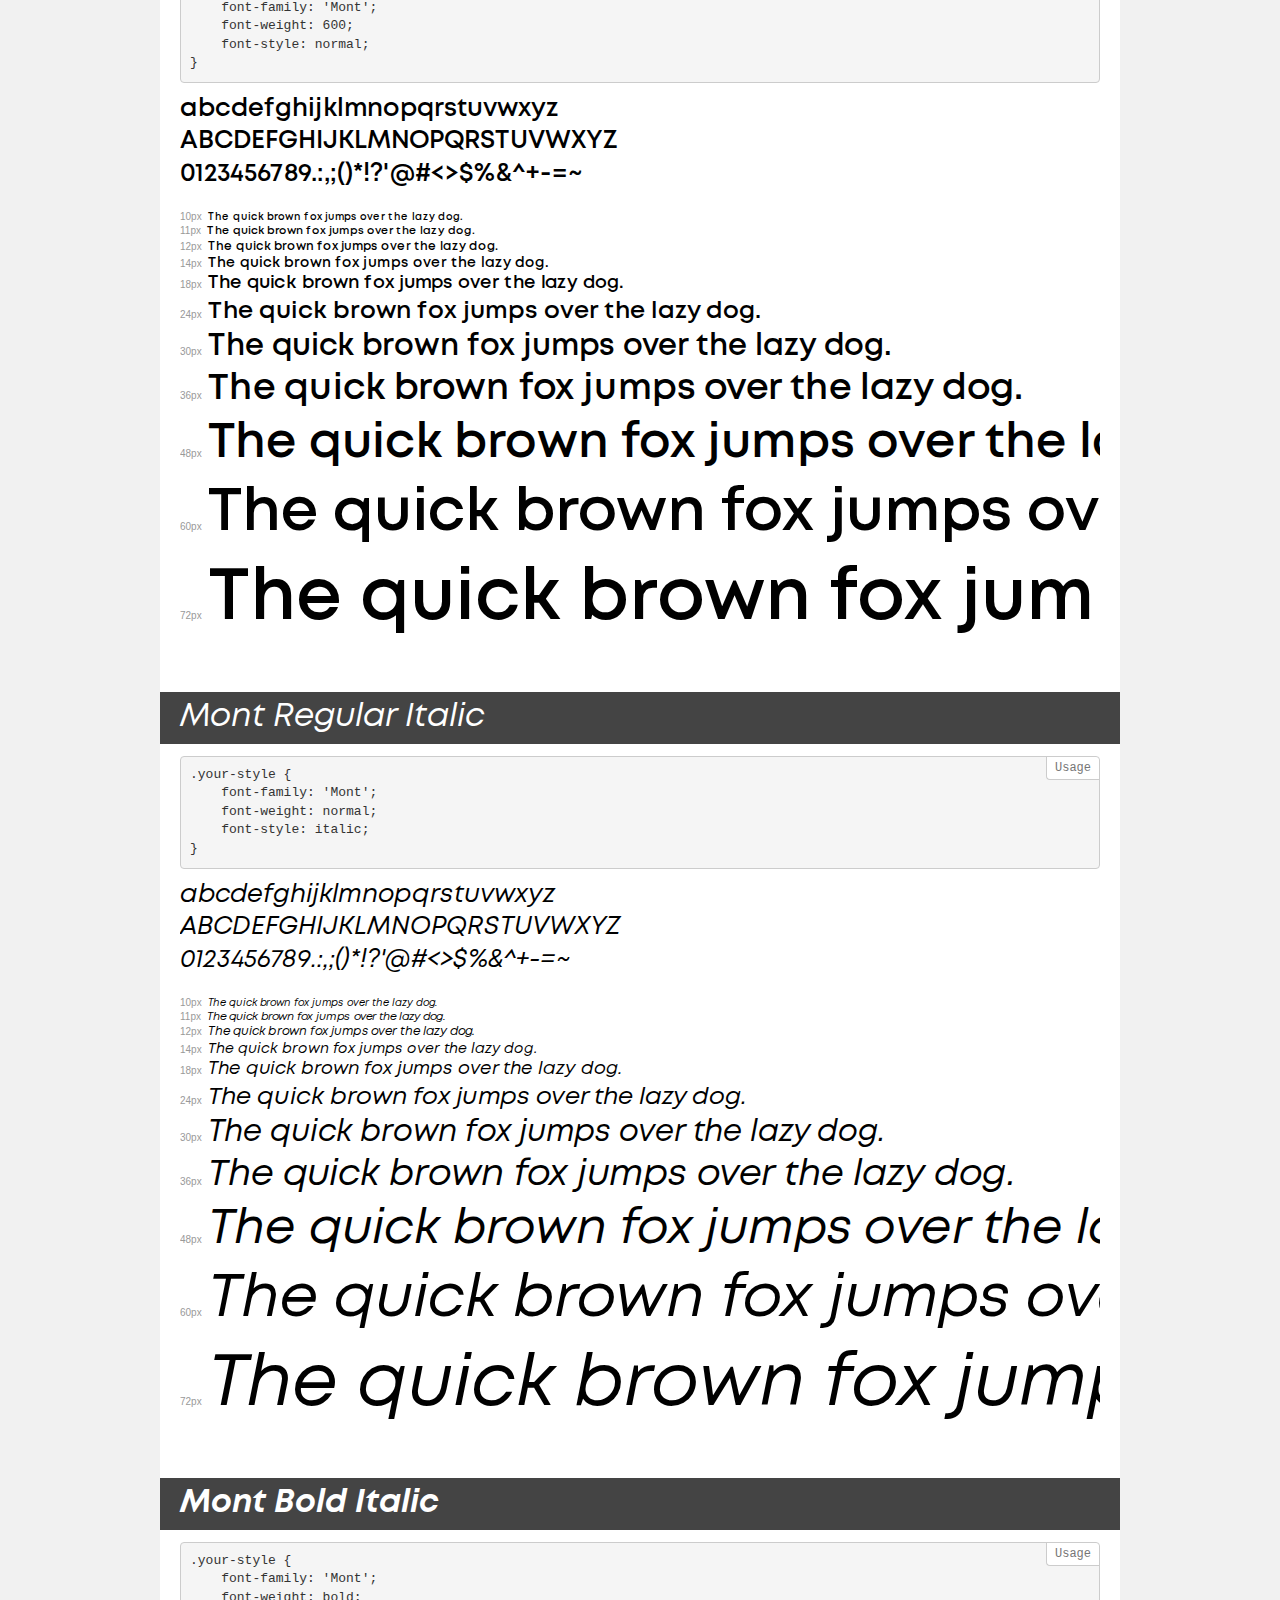
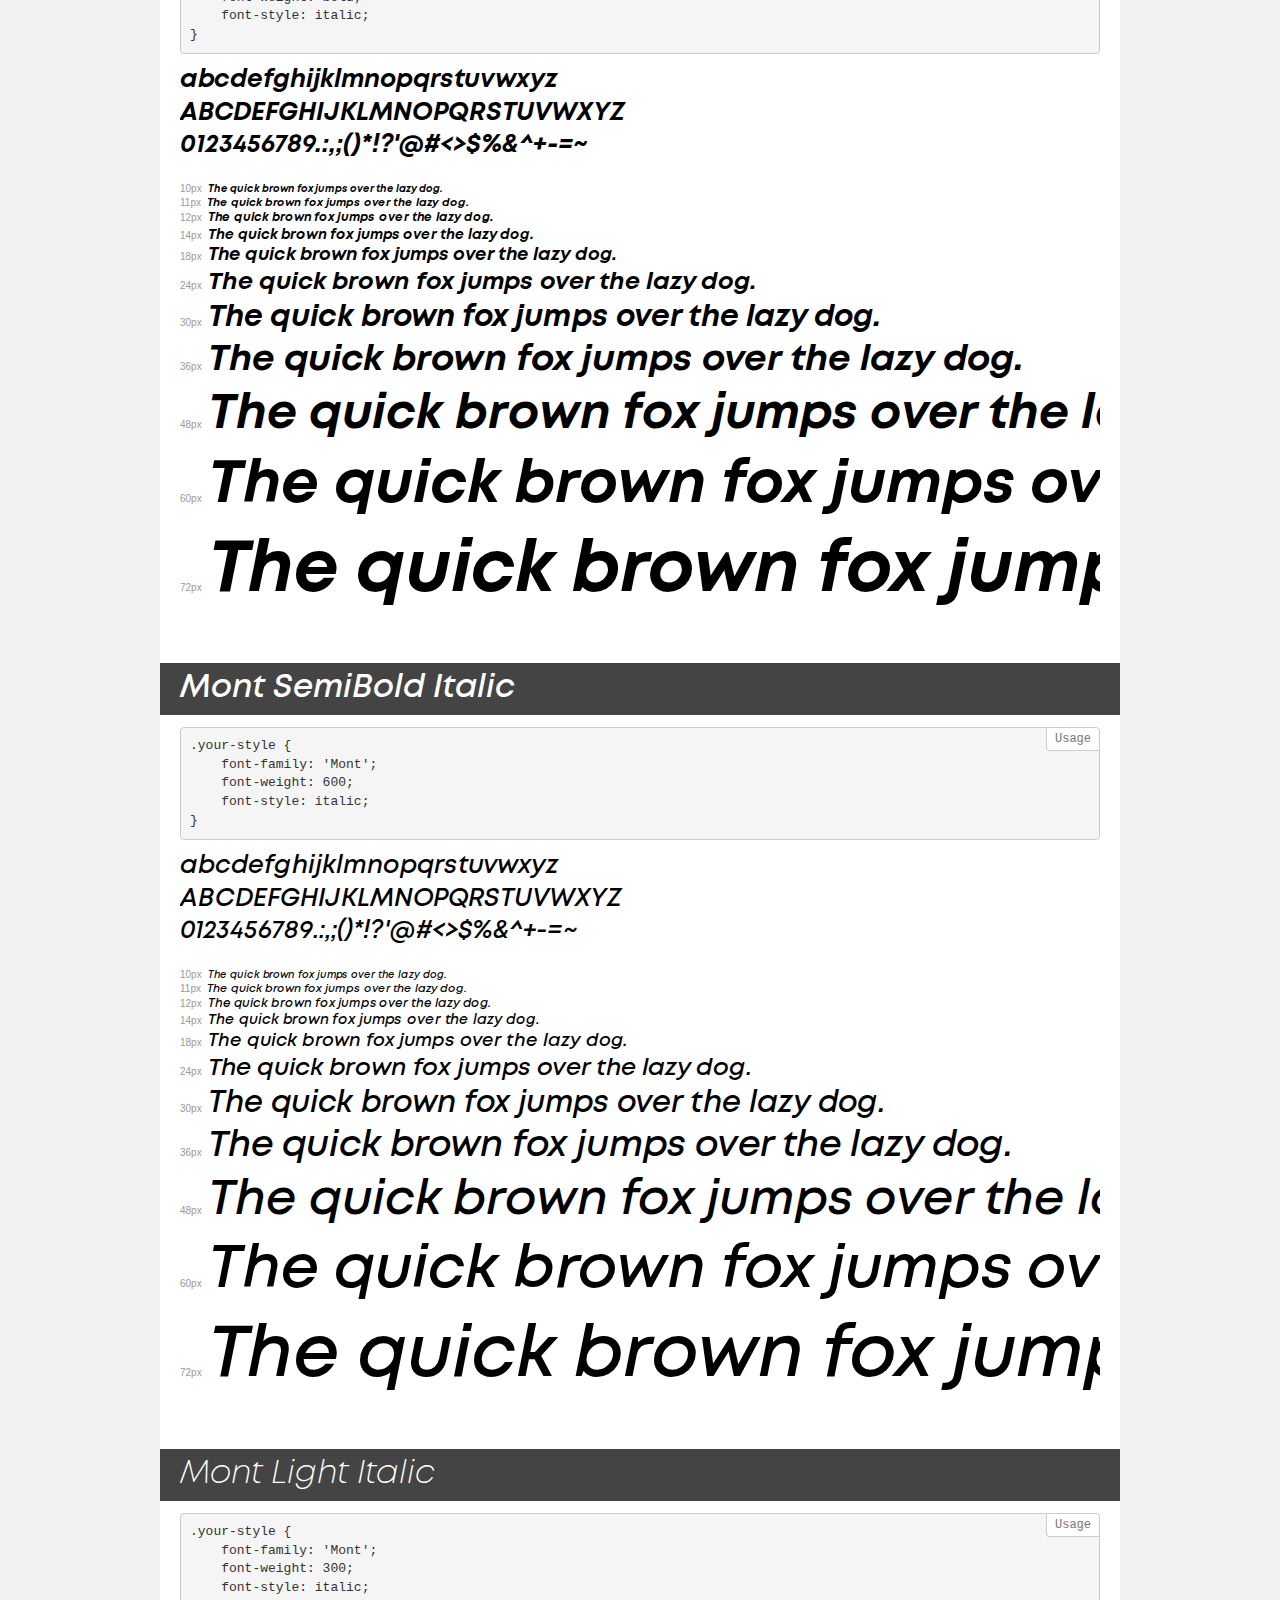
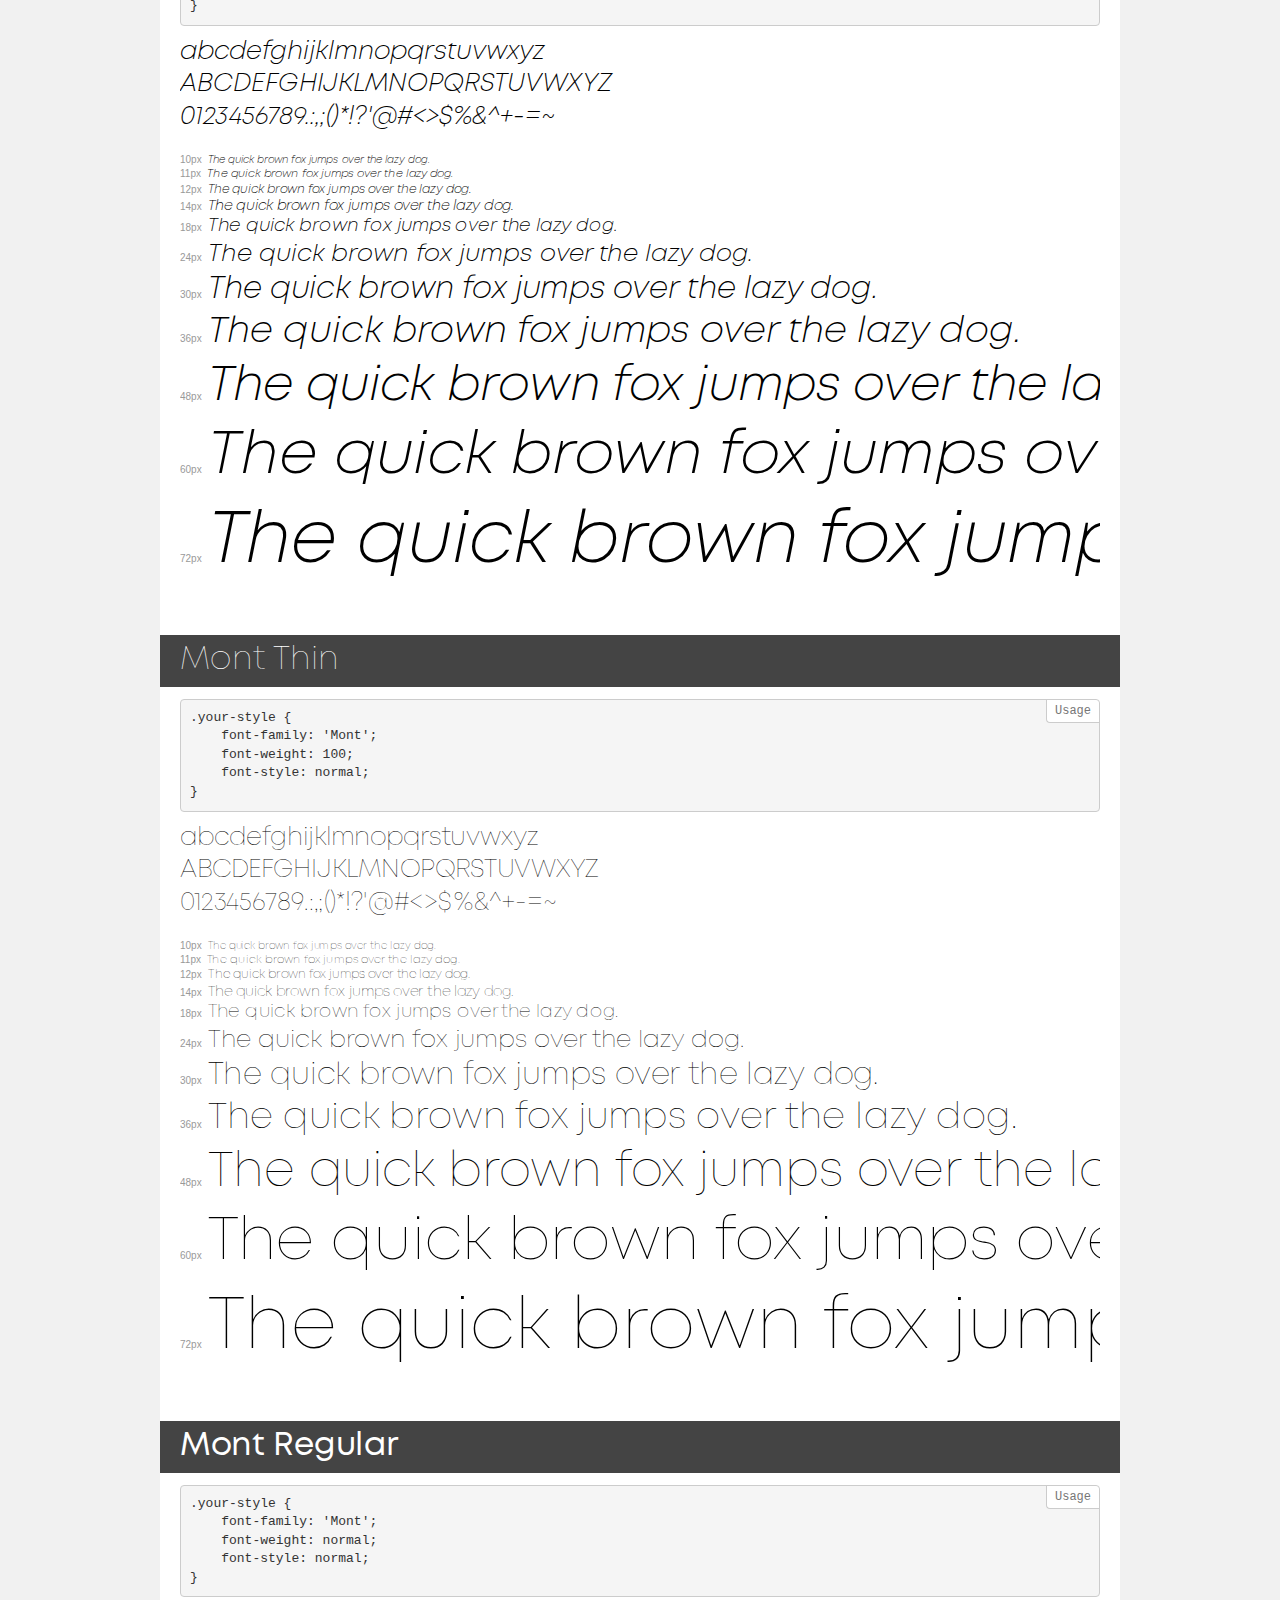
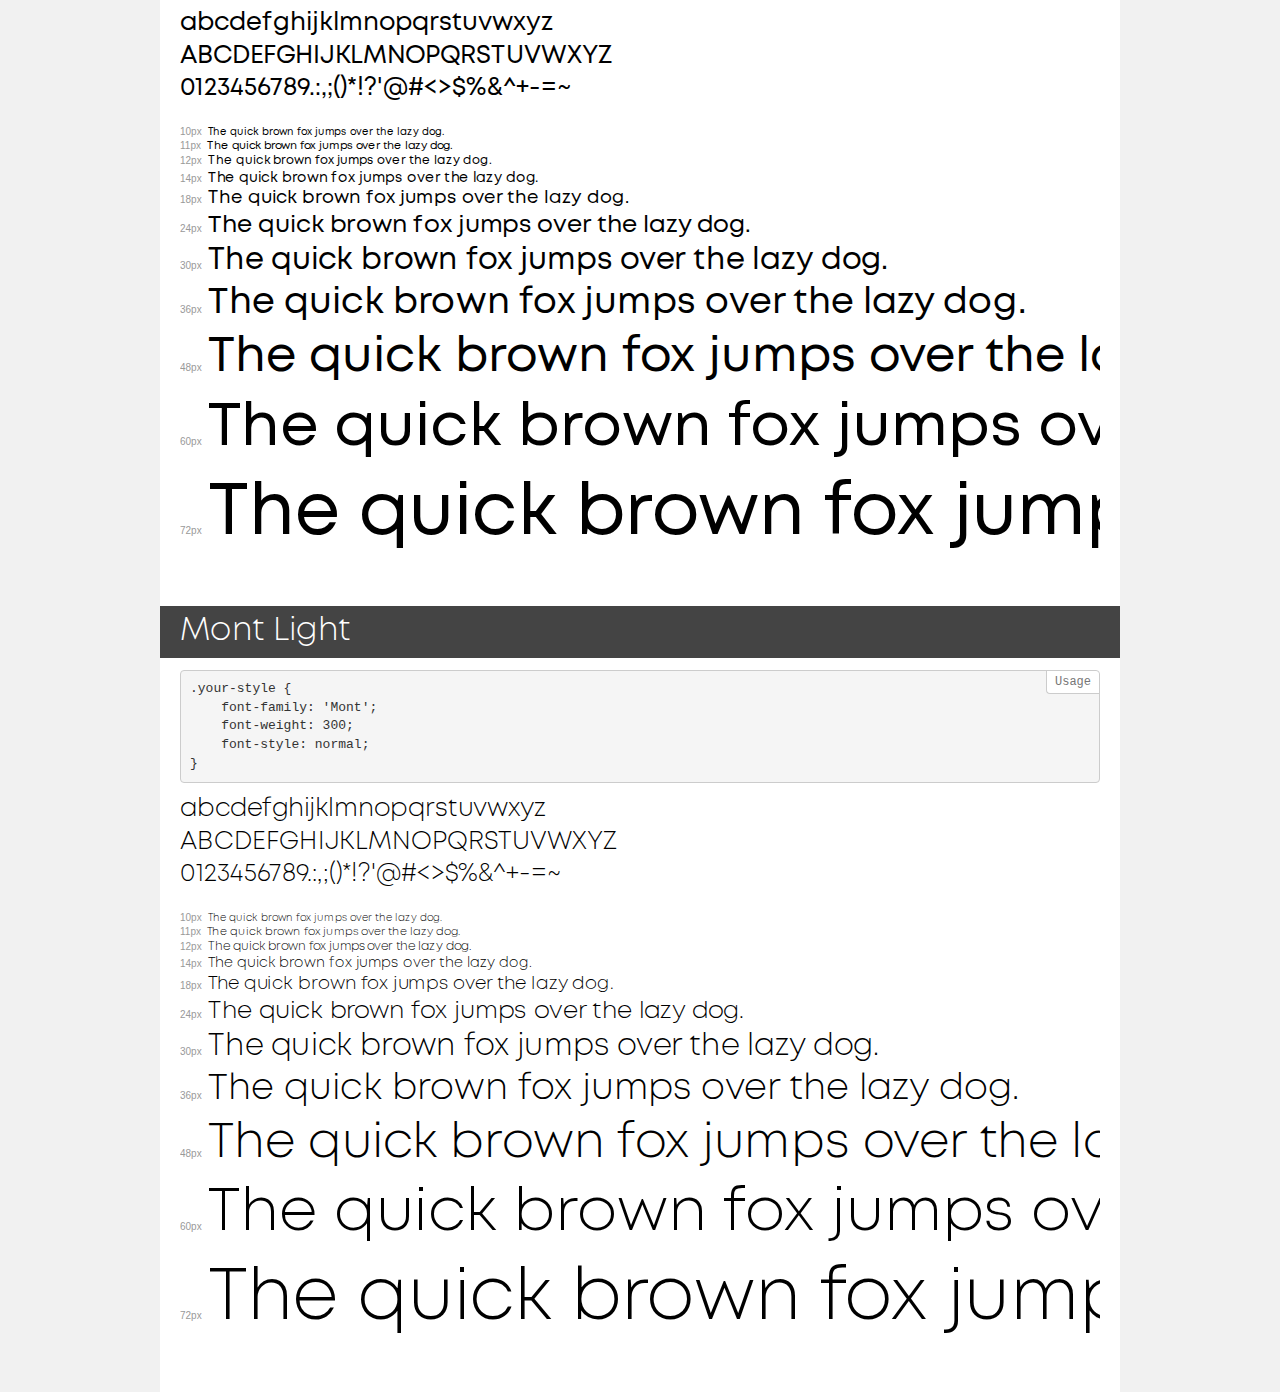
<file: fonts/demo.html>
<!DOCTYPE html>
<html>
<head>
    <meta charset="utf-8">
    <meta http-equiv="X-UA-Compatible" content="IE=edge">
    <meta name="viewport" content="width=device-width, initial-scale=1">
    <meta name="robots" content="noindex, noarchive">
    <meta name="format-detection" content="telephone=no">
    <title>Transfonter demo</title>
    <link href="stylesheet.css" rel="stylesheet">
    <style>
        /*
        http://meyerweb.com/eric/tools/css/reset/
        v2.0 | 20110126
        License: none (public domain)
        */
        html, body, div, span, applet, object, iframe,
        h1, h2, h3, h4, h5, h6, p, blockquote, pre,
        a, abbr, acronym, address, big, cite, code,
        del, dfn, em, img, ins, kbd, q, s, samp,
        small, strike, strong, sub, sup, tt, var,
        b, u, i, center,
        dl, dt, dd, ol, ul, li,
        fieldset, form, label, legend,
        table, caption, tbody, tfoot, thead, tr, th, td,
        article, aside, canvas, details, embed,
        figure, figcaption, footer, header, hgroup,
        menu, nav, output, ruby, section, summary,
        time, mark, audio, video {
            margin: 0;
            padding: 0;
            border: 0;
            font-size: 100%;
            font: inherit;
            vertical-align: baseline;
        }
        /* HTML5 display-role reset for older browsers */
        article, aside, details, figcaption, figure,
        footer, header, hgroup, menu, nav, section {
            display: block;
        }
        body {
            line-height: 1;
        }
        ol, ul {
            list-style: none;
        }
        blockquote, q {
            quotes: none;
        }
        blockquote:before, blockquote:after,
        q:before, q:after {
            content: '';
            content: none;
        }
        table {
            border-collapse: collapse;
            border-spacing: 0;
        }
        /* common styles */
        body {
            background: #f1f1f1;
            color: #000;
        }
        .page {
            background: #fff;
            width: 920px;
            margin: 0 auto;
            padding: 20px 20px 0 20px;
            overflow: hidden;
        }
        .font-container {
            overflow-x: auto;
            overflow-y: hidden;
            margin-bottom: 40px;
            line-height: 1.3;
            white-space: nowrap;
            padding-bottom: 5px;
        }
        h1 {
            position: relative;
            background: #444;
            font-size: 32px;
            color: #fff;
            padding: 10px 20px;
            margin: 0 -20px 12px -20px;
        }
        .letters {
            font-size: 25px;
            margin-bottom: 20px;
        }
        .s10:before {
            content: '10px';
        }
        .s11:before {
            content: '11px';
        }
        .s12:before {
            content: '12px';
        }
        .s14:before {
            content: '14px';
        }
        .s18:before {
            content: '18px';
        }
        .s24:before {
            content: '24px';
        }
        .s30:before {
            content: '30px';
        }
        .s36:before {
            content: '36px';
        }
        .s48:before {
            content: '48px';
        }
        .s60:before {
            content: '60px';
        }
        .s72:before {
            content: '72px';
        }
        .s10:before, .s11:before, .s12:before, .s14:before,
        .s18:before, .s24:before, .s30:before, .s36:before,
        .s48:before, .s60:before, .s72:before {
            font-family: Arial, sans-serif;
            font-size: 10px;
            font-weight: normal;
            font-style: normal;
            color: #999;
            padding-right: 6px;
        }
        pre {
            display: block;
            position: relative;
            padding: 9px;
            margin: 0 0 10px;
            font-family: Monaco, Menlo, Consolas, "Courier New", monospace !important;
            font-size: 13px;
            line-height: 1.428571429;
            color: #333;
            font-weight: normal !important;
            font-style: normal !important;
            background-color: #f5f5f5;
            border: 1px solid #ccc;
            overflow-x: auto;
            border-radius: 4px;
        }
        pre:after {
            display: block;
            position: absolute;
            right: 0;
            top: 0;
            content: 'Usage';
            line-height: 1;
            padding: 5px 8px;
            font-size: 12px;
            color: #767676;
            background-color: #fff;
            border: 1px solid #ccc;
            border-right: none;
            border-top: none;
            border-radius: 0 4px 0 4px;
            z-index: 10;
        }
        /* responsive */
        @media (max-width: 959px) {
            .page {
                width: auto;
                margin: 0;
            }
        }
    </style>
</head>
<body>
<div class="page">
    <div class="demo" style="font-family: 'Mont'; font-weight: 900; font-style: normal;">
        <h1>Mont Black</h1>
        <pre>.your-style {
    font-family: 'Mont';
    font-weight: 900;
    font-style: normal;
}</pre>
        <div class="font-container">
            <p class="letters">
                abcdefghijklmnopqrstuvwxyz<br>
ABCDEFGHIJKLMNOPQRSTUVWXYZ<br>
                0123456789.:,;()*!?'@#<>$%&^+-=~
            </p>
            <p class="s10" style="font-size: 10px;">The quick brown fox jumps over the lazy dog.</p>
            <p class="s11" style="font-size: 11px;">The quick brown fox jumps over the lazy dog.</p>
            <p class="s12" style="font-size: 12px;">The quick brown fox jumps over the lazy dog.</p>
            <p class="s14" style="font-size: 14px;">The quick brown fox jumps over the lazy dog.</p>
            <p class="s18" style="font-size: 18px;">The quick brown fox jumps over the lazy dog.</p>
            <p class="s24" style="font-size: 24px;">The quick brown fox jumps over the lazy dog.</p>
            <p class="s30" style="font-size: 30px;">The quick brown fox jumps over the lazy dog.</p>
            <p class="s36" style="font-size: 36px;">The quick brown fox jumps over the lazy dog.</p>
            <p class="s48" style="font-size: 48px;">The quick brown fox jumps over the lazy dog.</p>
            <p class="s60" style="font-size: 60px;">The quick brown fox jumps over the lazy dog.</p>
            <p class="s72" style="font-size: 72px;">The quick brown fox jumps over the lazy dog.</p>
        </div>
    </div>
    <div class="demo" style="font-family: 'Mont'; font-weight: 100; font-style: italic;">
        <h1>Mont Thin Italic</h1>
        <pre>.your-style {
    font-family: 'Mont';
    font-weight: 100;
    font-style: italic;
}</pre>
        <div class="font-container">
            <p class="letters">
                abcdefghijklmnopqrstuvwxyz<br>
ABCDEFGHIJKLMNOPQRSTUVWXYZ<br>
                0123456789.:,;()*!?'@#<>$%&^+-=~
            </p>
            <p class="s10" style="font-size: 10px;">The quick brown fox jumps over the lazy dog.</p>
            <p class="s11" style="font-size: 11px;">The quick brown fox jumps over the lazy dog.</p>
            <p class="s12" style="font-size: 12px;">The quick brown fox jumps over the lazy dog.</p>
            <p class="s14" style="font-size: 14px;">The quick brown fox jumps over the lazy dog.</p>
            <p class="s18" style="font-size: 18px;">The quick brown fox jumps over the lazy dog.</p>
            <p class="s24" style="font-size: 24px;">The quick brown fox jumps over the lazy dog.</p>
            <p class="s30" style="font-size: 30px;">The quick brown fox jumps over the lazy dog.</p>
            <p class="s36" style="font-size: 36px;">The quick brown fox jumps over the lazy dog.</p>
            <p class="s48" style="font-size: 48px;">The quick brown fox jumps over the lazy dog.</p>
            <p class="s60" style="font-size: 60px;">The quick brown fox jumps over the lazy dog.</p>
            <p class="s72" style="font-size: 72px;">The quick brown fox jumps over the lazy dog.</p>
        </div>
    </div>
    <div class="demo" style="font-family: 'Mont'; font-weight: 200; font-style: normal;">
        <h1>Mont ExtraLight</h1>
        <pre>.your-style {
    font-family: 'Mont';
    font-weight: 200;
    font-style: normal;
}</pre>
        <div class="font-container">
            <p class="letters">
                abcdefghijklmnopqrstuvwxyz<br>
ABCDEFGHIJKLMNOPQRSTUVWXYZ<br>
                0123456789.:,;()*!?'@#<>$%&^+-=~
            </p>
            <p class="s10" style="font-size: 10px;">The quick brown fox jumps over the lazy dog.</p>
            <p class="s11" style="font-size: 11px;">The quick brown fox jumps over the lazy dog.</p>
            <p class="s12" style="font-size: 12px;">The quick brown fox jumps over the lazy dog.</p>
            <p class="s14" style="font-size: 14px;">The quick brown fox jumps over the lazy dog.</p>
            <p class="s18" style="font-size: 18px;">The quick brown fox jumps over the lazy dog.</p>
            <p class="s24" style="font-size: 24px;">The quick brown fox jumps over the lazy dog.</p>
            <p class="s30" style="font-size: 30px;">The quick brown fox jumps over the lazy dog.</p>
            <p class="s36" style="font-size: 36px;">The quick brown fox jumps over the lazy dog.</p>
            <p class="s48" style="font-size: 48px;">The quick brown fox jumps over the lazy dog.</p>
            <p class="s60" style="font-size: 60px;">The quick brown fox jumps over the lazy dog.</p>
            <p class="s72" style="font-size: 72px;">The quick brown fox jumps over the lazy dog.</p>
        </div>
    </div>
    <div class="demo" style="font-family: 'Mont'; font-weight: bold; font-style: normal;">
        <h1>Mont Bold</h1>
        <pre>.your-style {
    font-family: 'Mont';
    font-weight: bold;
    font-style: normal;
}</pre>
        <div class="font-container">
            <p class="letters">
                abcdefghijklmnopqrstuvwxyz<br>
ABCDEFGHIJKLMNOPQRSTUVWXYZ<br>
                0123456789.:,;()*!?'@#<>$%&^+-=~
            </p>
            <p class="s10" style="font-size: 10px;">The quick brown fox jumps over the lazy dog.</p>
            <p class="s11" style="font-size: 11px;">The quick brown fox jumps over the lazy dog.</p>
            <p class="s12" style="font-size: 12px;">The quick brown fox jumps over the lazy dog.</p>
            <p class="s14" style="font-size: 14px;">The quick brown fox jumps over the lazy dog.</p>
            <p class="s18" style="font-size: 18px;">The quick brown fox jumps over the lazy dog.</p>
            <p class="s24" style="font-size: 24px;">The quick brown fox jumps over the lazy dog.</p>
            <p class="s30" style="font-size: 30px;">The quick brown fox jumps over the lazy dog.</p>
            <p class="s36" style="font-size: 36px;">The quick brown fox jumps over the lazy dog.</p>
            <p class="s48" style="font-size: 48px;">The quick brown fox jumps over the lazy dog.</p>
            <p class="s60" style="font-size: 60px;">The quick brown fox jumps over the lazy dog.</p>
            <p class="s72" style="font-size: 72px;">The quick brown fox jumps over the lazy dog.</p>
        </div>
    </div>
    <div class="demo" style="font-family: 'Mont'; font-weight: 800; font-style: italic;">
        <h1>Mont Heavy Italic</h1>
        <pre>.your-style {
    font-family: 'Mont';
    font-weight: 800;
    font-style: italic;
}</pre>
        <div class="font-container">
            <p class="letters">
                abcdefghijklmnopqrstuvwxyz<br>
ABCDEFGHIJKLMNOPQRSTUVWXYZ<br>
                0123456789.:,;()*!?'@#<>$%&^+-=~
            </p>
            <p class="s10" style="font-size: 10px;">The quick brown fox jumps over the lazy dog.</p>
            <p class="s11" style="font-size: 11px;">The quick brown fox jumps over the lazy dog.</p>
            <p class="s12" style="font-size: 12px;">The quick brown fox jumps over the lazy dog.</p>
            <p class="s14" style="font-size: 14px;">The quick brown fox jumps over the lazy dog.</p>
            <p class="s18" style="font-size: 18px;">The quick brown fox jumps over the lazy dog.</p>
            <p class="s24" style="font-size: 24px;">The quick brown fox jumps over the lazy dog.</p>
            <p class="s30" style="font-size: 30px;">The quick brown fox jumps over the lazy dog.</p>
            <p class="s36" style="font-size: 36px;">The quick brown fox jumps over the lazy dog.</p>
            <p class="s48" style="font-size: 48px;">The quick brown fox jumps over the lazy dog.</p>
            <p class="s60" style="font-size: 60px;">The quick brown fox jumps over the lazy dog.</p>
            <p class="s72" style="font-size: 72px;">The quick brown fox jumps over the lazy dog.</p>
        </div>
    </div>
    <div class="demo" style="font-family: 'Mont'; font-weight: 900; font-style: italic;">
        <h1>Mont Black Italic</h1>
        <pre>.your-style {
    font-family: 'Mont';
    font-weight: 900;
    font-style: italic;
}</pre>
        <div class="font-container">
            <p class="letters">
                abcdefghijklmnopqrstuvwxyz<br>
ABCDEFGHIJKLMNOPQRSTUVWXYZ<br>
                0123456789.:,;()*!?'@#<>$%&^+-=~
            </p>
            <p class="s10" style="font-size: 10px;">The quick brown fox jumps over the lazy dog.</p>
            <p class="s11" style="font-size: 11px;">The quick brown fox jumps over the lazy dog.</p>
            <p class="s12" style="font-size: 12px;">The quick brown fox jumps over the lazy dog.</p>
            <p class="s14" style="font-size: 14px;">The quick brown fox jumps over the lazy dog.</p>
            <p class="s18" style="font-size: 18px;">The quick brown fox jumps over the lazy dog.</p>
            <p class="s24" style="font-size: 24px;">The quick brown fox jumps over the lazy dog.</p>
            <p class="s30" style="font-size: 30px;">The quick brown fox jumps over the lazy dog.</p>
            <p class="s36" style="font-size: 36px;">The quick brown fox jumps over the lazy dog.</p>
            <p class="s48" style="font-size: 48px;">The quick brown fox jumps over the lazy dog.</p>
            <p class="s60" style="font-size: 60px;">The quick brown fox jumps over the lazy dog.</p>
            <p class="s72" style="font-size: 72px;">The quick brown fox jumps over the lazy dog.</p>
        </div>
    </div>
    <div class="demo" style="font-family: 'Mont'; font-weight: 200; font-style: italic;">
        <h1>Mont ExtraLight Italic</h1>
        <pre>.your-style {
    font-family: 'Mont';
    font-weight: 200;
    font-style: italic;
}</pre>
        <div class="font-container">
            <p class="letters">
                abcdefghijklmnopqrstuvwxyz<br>
ABCDEFGHIJKLMNOPQRSTUVWXYZ<br>
                0123456789.:,;()*!?'@#<>$%&^+-=~
            </p>
            <p class="s10" style="font-size: 10px;">The quick brown fox jumps over the lazy dog.</p>
            <p class="s11" style="font-size: 11px;">The quick brown fox jumps over the lazy dog.</p>
            <p class="s12" style="font-size: 12px;">The quick brown fox jumps over the lazy dog.</p>
            <p class="s14" style="font-size: 14px;">The quick brown fox jumps over the lazy dog.</p>
            <p class="s18" style="font-size: 18px;">The quick brown fox jumps over the lazy dog.</p>
            <p class="s24" style="font-size: 24px;">The quick brown fox jumps over the lazy dog.</p>
            <p class="s30" style="font-size: 30px;">The quick brown fox jumps over the lazy dog.</p>
            <p class="s36" style="font-size: 36px;">The quick brown fox jumps over the lazy dog.</p>
            <p class="s48" style="font-size: 48px;">The quick brown fox jumps over the lazy dog.</p>
            <p class="s60" style="font-size: 60px;">The quick brown fox jumps over the lazy dog.</p>
            <p class="s72" style="font-size: 72px;">The quick brown fox jumps over the lazy dog.</p>
        </div>
    </div>
    <div class="demo" style="font-family: 'Mont'; font-weight: 800; font-style: normal;">
        <h1>Mont Heavy</h1>
        <pre>.your-style {
    font-family: 'Mont';
    font-weight: 800;
    font-style: normal;
}</pre>
        <div class="font-container">
            <p class="letters">
                abcdefghijklmnopqrstuvwxyz<br>
ABCDEFGHIJKLMNOPQRSTUVWXYZ<br>
                0123456789.:,;()*!?'@#<>$%&^+-=~
            </p>
            <p class="s10" style="font-size: 10px;">The quick brown fox jumps over the lazy dog.</p>
            <p class="s11" style="font-size: 11px;">The quick brown fox jumps over the lazy dog.</p>
            <p class="s12" style="font-size: 12px;">The quick brown fox jumps over the lazy dog.</p>
            <p class="s14" style="font-size: 14px;">The quick brown fox jumps over the lazy dog.</p>
            <p class="s18" style="font-size: 18px;">The quick brown fox jumps over the lazy dog.</p>
            <p class="s24" style="font-size: 24px;">The quick brown fox jumps over the lazy dog.</p>
            <p class="s30" style="font-size: 30px;">The quick brown fox jumps over the lazy dog.</p>
            <p class="s36" style="font-size: 36px;">The quick brown fox jumps over the lazy dog.</p>
            <p class="s48" style="font-size: 48px;">The quick brown fox jumps over the lazy dog.</p>
            <p class="s60" style="font-size: 60px;">The quick brown fox jumps over the lazy dog.</p>
            <p class="s72" style="font-size: 72px;">The quick brown fox jumps over the lazy dog.</p>
        </div>
    </div>
    <div class="demo" style="font-family: 'Mont'; font-weight: 600; font-style: normal;">
        <h1>Mont SemiBold</h1>
        <pre>.your-style {
    font-family: 'Mont';
    font-weight: 600;
    font-style: normal;
}</pre>
        <div class="font-container">
            <p class="letters">
                abcdefghijklmnopqrstuvwxyz<br>
ABCDEFGHIJKLMNOPQRSTUVWXYZ<br>
                0123456789.:,;()*!?'@#<>$%&^+-=~
            </p>
            <p class="s10" style="font-size: 10px;">The quick brown fox jumps over the lazy dog.</p>
            <p class="s11" style="font-size: 11px;">The quick brown fox jumps over the lazy dog.</p>
            <p class="s12" style="font-size: 12px;">The quick brown fox jumps over the lazy dog.</p>
            <p class="s14" style="font-size: 14px;">The quick brown fox jumps over the lazy dog.</p>
            <p class="s18" style="font-size: 18px;">The quick brown fox jumps over the lazy dog.</p>
            <p class="s24" style="font-size: 24px;">The quick brown fox jumps over the lazy dog.</p>
            <p class="s30" style="font-size: 30px;">The quick brown fox jumps over the lazy dog.</p>
            <p class="s36" style="font-size: 36px;">The quick brown fox jumps over the lazy dog.</p>
            <p class="s48" style="font-size: 48px;">The quick brown fox jumps over the lazy dog.</p>
            <p class="s60" style="font-size: 60px;">The quick brown fox jumps over the lazy dog.</p>
            <p class="s72" style="font-size: 72px;">The quick brown fox jumps over the lazy dog.</p>
        </div>
    </div>
    <div class="demo" style="font-family: 'Mont'; font-weight: normal; font-style: italic;">
        <h1>Mont Regular Italic</h1>
        <pre>.your-style {
    font-family: 'Mont';
    font-weight: normal;
    font-style: italic;
}</pre>
        <div class="font-container">
            <p class="letters">
                abcdefghijklmnopqrstuvwxyz<br>
ABCDEFGHIJKLMNOPQRSTUVWXYZ<br>
                0123456789.:,;()*!?'@#<>$%&^+-=~
            </p>
            <p class="s10" style="font-size: 10px;">The quick brown fox jumps over the lazy dog.</p>
            <p class="s11" style="font-size: 11px;">The quick brown fox jumps over the lazy dog.</p>
            <p class="s12" style="font-size: 12px;">The quick brown fox jumps over the lazy dog.</p>
            <p class="s14" style="font-size: 14px;">The quick brown fox jumps over the lazy dog.</p>
            <p class="s18" style="font-size: 18px;">The quick brown fox jumps over the lazy dog.</p>
            <p class="s24" style="font-size: 24px;">The quick brown fox jumps over the lazy dog.</p>
            <p class="s30" style="font-size: 30px;">The quick brown fox jumps over the lazy dog.</p>
            <p class="s36" style="font-size: 36px;">The quick brown fox jumps over the lazy dog.</p>
            <p class="s48" style="font-size: 48px;">The quick brown fox jumps over the lazy dog.</p>
            <p class="s60" style="font-size: 60px;">The quick brown fox jumps over the lazy dog.</p>
            <p class="s72" style="font-size: 72px;">The quick brown fox jumps over the lazy dog.</p>
        </div>
    </div>
    <div class="demo" style="font-family: 'Mont'; font-weight: bold; font-style: italic;">
        <h1>Mont Bold Italic</h1>
        <pre>.your-style {
    font-family: 'Mont';
    font-weight: bold;
    font-style: italic;
}</pre>
        <div class="font-container">
            <p class="letters">
                abcdefghijklmnopqrstuvwxyz<br>
ABCDEFGHIJKLMNOPQRSTUVWXYZ<br>
                0123456789.:,;()*!?'@#<>$%&^+-=~
            </p>
            <p class="s10" style="font-size: 10px;">The quick brown fox jumps over the lazy dog.</p>
            <p class="s11" style="font-size: 11px;">The quick brown fox jumps over the lazy dog.</p>
            <p class="s12" style="font-size: 12px;">The quick brown fox jumps over the lazy dog.</p>
            <p class="s14" style="font-size: 14px;">The quick brown fox jumps over the lazy dog.</p>
            <p class="s18" style="font-size: 18px;">The quick brown fox jumps over the lazy dog.</p>
            <p class="s24" style="font-size: 24px;">The quick brown fox jumps over the lazy dog.</p>
            <p class="s30" style="font-size: 30px;">The quick brown fox jumps over the lazy dog.</p>
            <p class="s36" style="font-size: 36px;">The quick brown fox jumps over the lazy dog.</p>
            <p class="s48" style="font-size: 48px;">The quick brown fox jumps over the lazy dog.</p>
            <p class="s60" style="font-size: 60px;">The quick brown fox jumps over the lazy dog.</p>
            <p class="s72" style="font-size: 72px;">The quick brown fox jumps over the lazy dog.</p>
        </div>
    </div>
    <div class="demo" style="font-family: 'Mont'; font-weight: 600; font-style: italic;">
        <h1>Mont SemiBold Italic</h1>
        <pre>.your-style {
    font-family: 'Mont';
    font-weight: 600;
    font-style: italic;
}</pre>
        <div class="font-container">
            <p class="letters">
                abcdefghijklmnopqrstuvwxyz<br>
ABCDEFGHIJKLMNOPQRSTUVWXYZ<br>
                0123456789.:,;()*!?'@#<>$%&^+-=~
            </p>
            <p class="s10" style="font-size: 10px;">The quick brown fox jumps over the lazy dog.</p>
            <p class="s11" style="font-size: 11px;">The quick brown fox jumps over the lazy dog.</p>
            <p class="s12" style="font-size: 12px;">The quick brown fox jumps over the lazy dog.</p>
            <p class="s14" style="font-size: 14px;">The quick brown fox jumps over the lazy dog.</p>
            <p class="s18" style="font-size: 18px;">The quick brown fox jumps over the lazy dog.</p>
            <p class="s24" style="font-size: 24px;">The quick brown fox jumps over the lazy dog.</p>
            <p class="s30" style="font-size: 30px;">The quick brown fox jumps over the lazy dog.</p>
            <p class="s36" style="font-size: 36px;">The quick brown fox jumps over the lazy dog.</p>
            <p class="s48" style="font-size: 48px;">The quick brown fox jumps over the lazy dog.</p>
            <p class="s60" style="font-size: 60px;">The quick brown fox jumps over the lazy dog.</p>
            <p class="s72" style="font-size: 72px;">The quick brown fox jumps over the lazy dog.</p>
        </div>
    </div>
    <div class="demo" style="font-family: 'Mont'; font-weight: 300; font-style: italic;">
        <h1>Mont Light Italic</h1>
        <pre>.your-style {
    font-family: 'Mont';
    font-weight: 300;
    font-style: italic;
}</pre>
        <div class="font-container">
            <p class="letters">
                abcdefghijklmnopqrstuvwxyz<br>
ABCDEFGHIJKLMNOPQRSTUVWXYZ<br>
                0123456789.:,;()*!?'@#<>$%&^+-=~
            </p>
            <p class="s10" style="font-size: 10px;">The quick brown fox jumps over the lazy dog.</p>
            <p class="s11" style="font-size: 11px;">The quick brown fox jumps over the lazy dog.</p>
            <p class="s12" style="font-size: 12px;">The quick brown fox jumps over the lazy dog.</p>
            <p class="s14" style="font-size: 14px;">The quick brown fox jumps over the lazy dog.</p>
            <p class="s18" style="font-size: 18px;">The quick brown fox jumps over the lazy dog.</p>
            <p class="s24" style="font-size: 24px;">The quick brown fox jumps over the lazy dog.</p>
            <p class="s30" style="font-size: 30px;">The quick brown fox jumps over the lazy dog.</p>
            <p class="s36" style="font-size: 36px;">The quick brown fox jumps over the lazy dog.</p>
            <p class="s48" style="font-size: 48px;">The quick brown fox jumps over the lazy dog.</p>
            <p class="s60" style="font-size: 60px;">The quick brown fox jumps over the lazy dog.</p>
            <p class="s72" style="font-size: 72px;">The quick brown fox jumps over the lazy dog.</p>
        </div>
    </div>
    <div class="demo" style="font-family: 'Mont'; font-weight: 100; font-style: normal;">
        <h1>Mont Thin</h1>
        <pre>.your-style {
    font-family: 'Mont';
    font-weight: 100;
    font-style: normal;
}</pre>
        <div class="font-container">
            <p class="letters">
                abcdefghijklmnopqrstuvwxyz<br>
ABCDEFGHIJKLMNOPQRSTUVWXYZ<br>
                0123456789.:,;()*!?'@#<>$%&^+-=~
            </p>
            <p class="s10" style="font-size: 10px;">The quick brown fox jumps over the lazy dog.</p>
            <p class="s11" style="font-size: 11px;">The quick brown fox jumps over the lazy dog.</p>
            <p class="s12" style="font-size: 12px;">The quick brown fox jumps over the lazy dog.</p>
            <p class="s14" style="font-size: 14px;">The quick brown fox jumps over the lazy dog.</p>
            <p class="s18" style="font-size: 18px;">The quick brown fox jumps over the lazy dog.</p>
            <p class="s24" style="font-size: 24px;">The quick brown fox jumps over the lazy dog.</p>
            <p class="s30" style="font-size: 30px;">The quick brown fox jumps over the lazy dog.</p>
            <p class="s36" style="font-size: 36px;">The quick brown fox jumps over the lazy dog.</p>
            <p class="s48" style="font-size: 48px;">The quick brown fox jumps over the lazy dog.</p>
            <p class="s60" style="font-size: 60px;">The quick brown fox jumps over the lazy dog.</p>
            <p class="s72" style="font-size: 72px;">The quick brown fox jumps over the lazy dog.</p>
        </div>
    </div>
    <div class="demo" style="font-family: 'Mont'; font-weight: normal; font-style: normal;">
        <h1>Mont Regular</h1>
        <pre>.your-style {
    font-family: 'Mont';
    font-weight: normal;
    font-style: normal;
}</pre>
        <div class="font-container">
            <p class="letters">
                abcdefghijklmnopqrstuvwxyz<br>
ABCDEFGHIJKLMNOPQRSTUVWXYZ<br>
                0123456789.:,;()*!?'@#<>$%&^+-=~
            </p>
            <p class="s10" style="font-size: 10px;">The quick brown fox jumps over the lazy dog.</p>
            <p class="s11" style="font-size: 11px;">The quick brown fox jumps over the lazy dog.</p>
            <p class="s12" style="font-size: 12px;">The quick brown fox jumps over the lazy dog.</p>
            <p class="s14" style="font-size: 14px;">The quick brown fox jumps over the lazy dog.</p>
            <p class="s18" style="font-size: 18px;">The quick brown fox jumps over the lazy dog.</p>
            <p class="s24" style="font-size: 24px;">The quick brown fox jumps over the lazy dog.</p>
            <p class="s30" style="font-size: 30px;">The quick brown fox jumps over the lazy dog.</p>
            <p class="s36" style="font-size: 36px;">The quick brown fox jumps over the lazy dog.</p>
            <p class="s48" style="font-size: 48px;">The quick brown fox jumps over the lazy dog.</p>
            <p class="s60" style="font-size: 60px;">The quick brown fox jumps over the lazy dog.</p>
            <p class="s72" style="font-size: 72px;">The quick brown fox jumps over the lazy dog.</p>
        </div>
    </div>
    <div class="demo" style="font-family: 'Mont'; font-weight: 300; font-style: normal;">
        <h1>Mont Light</h1>
        <pre>.your-style {
    font-family: 'Mont';
    font-weight: 300;
    font-style: normal;
}</pre>
        <div class="font-container">
            <p class="letters">
                abcdefghijklmnopqrstuvwxyz<br>
ABCDEFGHIJKLMNOPQRSTUVWXYZ<br>
                0123456789.:,;()*!?'@#<>$%&^+-=~
            </p>
            <p class="s10" style="font-size: 10px;">The quick brown fox jumps over the lazy dog.</p>
            <p class="s11" style="font-size: 11px;">The quick brown fox jumps over the lazy dog.</p>
            <p class="s12" style="font-size: 12px;">The quick brown fox jumps over the lazy dog.</p>
            <p class="s14" style="font-size: 14px;">The quick brown fox jumps over the lazy dog.</p>
            <p class="s18" style="font-size: 18px;">The quick brown fox jumps over the lazy dog.</p>
            <p class="s24" style="font-size: 24px;">The quick brown fox jumps over the lazy dog.</p>
            <p class="s30" style="font-size: 30px;">The quick brown fox jumps over the lazy dog.</p>
            <p class="s36" style="font-size: 36px;">The quick brown fox jumps over the lazy dog.</p>
            <p class="s48" style="font-size: 48px;">The quick brown fox jumps over the lazy dog.</p>
            <p class="s60" style="font-size: 60px;">The quick brown fox jumps over the lazy dog.</p>
            <p class="s72" style="font-size: 72px;">The quick brown fox jumps over the lazy dog.</p>
        </div>
    </div>
</div>
</body>
</html>
</file>
<file: style.css>
body, *, html{
	font-family: Mont-normal;
}

h1, h2, h3, h4, h5 {
	margin: 0;
	padding: 0;
}

.container {
	max-width: 1120px;
	margin: 0 auto;
	padding-right: 30px;
	padding-left: 30px;
	overflow: hidden;
}

@media(max-width: 1245px) {
	.container {
	max-width: 920px;
}
}

.header {
	background-color: black;
}


@font-face {
    font-family: Mont-normal; /* Гарнитура шрифта */
    src: url(fonts/Mont-Regular.woff); /* Путь к файлу со шрифтом */
   }


@font-face {
    font-family: Mont-bold; /* Гарнитура шрифта */
    src: url(fonts/Mont-Bold.woff); /* Путь к файлу со шрифтом */
   }

.nav__header {
	display: flex;
	justify-content: space-between;
	color: white;
	text-align: center;
	align-items: center;
}

.logo__header {
	font-size: 28px;
}

.ul__header {
	font-style: 16px;
	display: flex;
	justify-content: space-between;
	list-style-type: none;
	margin-left: 180px;
}



.li__header {
	padding: 30px 30px;
}

.complaint__header {
	border: 1px solid #FFFFFF;
	border-radius: 10px;
	padding: 11px 15px;
	background-color: transparent;
	color: white;
	cursor: pointer;
	outline: none;
}

.main__screen {
	background-image: url(img/main_bg.png);
	background: linear-gradient(260.81deg, #689CED 0%, #5367ED 99.05%);
	background-repeat: no-repeat;
	width: 100%;
	margin: 0 auto;
	background-position: center;
	padding-bottom: 163px;
	position: relative;
}

.main__screen:before{
	content: '';
	position: absolute;
	top: 0px;
	left: 0px;
	background-image: url(img/elips.png);
	background-repeat: no-repeat;
	
	background-size: cover;
	width: 100%;
	height: 100%;
}

.main__screen:after {

    content: '';
    position: absolute;
    bottom: 0px;
    left: 0px;
    background-image: url(img/wave.png);
    background-repeat: no-repeat;
    background-position: bottom;
    background-size: cover;
    width: 100%;
    height: 302px;


}



.container__main{
	display: flex;
	justify-content: space-between;
	padding-top: 120px;
}

.main__title {
	font-size: 42px;
	line-height: 50px;
	margin-bottom: 20px;
	color: white;
	font-family: Mont-bold;
	width: 473px;
}

.main__text {
	font-size: 16px;
	line-height: 24px;
	color: rgba(255, 255, 255, 0.8);
	margin-bottom: 60px;
	width: 427px;

}

.main__wrapper {
	display: flex;
	justify-content: space-between;
	align-items: center;
	width: 443px;
}

.main__btn {
	font-size: 18px;
	line-height: 23px;
	color: white;
	background: #FF557E;
	border-radius: 50px;
	padding: 19px 28px;
	outline: none;
	text-shadow: none;
	box-shadow: none;
	border: none;
	
}

.btn__text {
	font-size: 12px;
	line-height: 16px;
/* identical to box height, or 133% */


color: rgba(255, 255, 255, 0.4);
}


.main__img {
	margin-left: 100px;
	margin-top: -40px;
} 


.section__shops {
	background: #F2F2F2
}
.container {
}
.shops__title {
	font-size: 24px;
	line-height: 31px;
	font-family: Mont-normal;
	text-align: center;
	color: #000000;
	padding: 75px 0px 50px 0px;
}

.card__shop {

	border-radius: 15px;
	
	display: flex;
	justify-content: space-between;
	flex-wrap: wrap;

}

.card__wrapper{
	width: 222px;
	margin: 0 auto;
	padding: 25px;
	background-color: white;
	border-radius: 10px;
	margin-bottom: 40px;
}

.achievement {
	display: flex;
	justify-content: flex-start;
}
.achievement__item {
	padding-left: 10px;
}

.achievement__item:first-child{
	padding-left: 0;
}

.achievement__img {
}
.card__title {
	
	font-size: 20px;
	line-height: 24px;
	color: #000000;
	padding: 30px 0px 15px 0px;
}

.card__title h4{
	font-family: Mont-bold;
}

.card__text {
	font-family: Mont-normal;
font-style: normal;
font-weight: 600;
font-size: 14px;
line-height: 18px;
display: block;
margin-bottom: 5px;
color: rgba(0, 0, 0, 0.4);
}
.wrapper__raiting {
	display: flex;
	margin-top: 20px;
	align-items: flex-end;

}
.card__ava {
}
.card__review {
	margin-left: 10px;
}

.review__text {
	font-size: 14px;
	line-height: 18px;
	color: #000000;
}

.review__text span {
font-family: Mont-bold;
}

.shops__btn_wrapper {
	text-align: center;
}

.btn__shops {
background: #191A28;
border-radius: 50px;
font-size: 16px;
line-height: 20px;
font-family: Mont-bold;
padding: 22px;
color: #FFFFFF;
outline: none;
border: none;
cursor: pointer;
margin-bottom: 100px;
margin-top: 50px;
}



.footer {
	background-color: #191A28;
	padding-top: 120px;
}

.footer__container{
	display: flex;
	
	justify-content: space-between;
	text-align: center;
	align-items: center;
	padding-bottom: 25px;
}

.logo__footer {
}
.logo__footer_main {
	font-size: 28px;
line-height: 28px;
font-family: Mont-bold;


color: #FFFFFF;
}
.logo__footer_text {
	font-size: 12px;
line-height: 15px;
font-family: Mont-normal;
color: rgba(255, 255, 255, 0.75);
}

.ul__footer {
	display: flex;

}
.li__footer {
	list-style-type: none;
	font-size: 14px;
line-height: 18px;
margin-left: 25px;


color: rgba(255, 255, 255, 0.75);
}
.footer__social {
	display: flex;
}
.social__item {
	margin-left: 10px;
}

.footer__confident {
	display: flex;
}

.container__confident {
	display: flex;
	justify-content: flex-start;
	padding-bottom: 25px;
	font-size: 12px;
	line-height: 15px;
	color: rgba(255, 255, 255, 0.4);
	text-align: center;
	align-items: center;
}

.footer__guard {
	margin-left: 180px;
}

@media(max-width: 1245px) {
    .ul__header {
        margin-left: 80px;
    }
    .main__img{
    	margin-left: 0px;
    }
}

@media(max-width: 1070px) {
    .main__img{
    	display: block;
    	margin-top: 0;
    	width: 100%;
    }
    .container__main {
    	justify-content: center;
    	flex-direction: column;
    	align-items: center;
    }
    .main__wrapper{
    	display: none;
    }
    .main__btn_SHOW{
    		font-size: 18px;
	line-height: 23px;
	color: white;
	background: #FF557E;
	border-radius: 50px;
	padding: 19px 28px;
	outline: none;
	text-shadow: none;
	box-shadow: none;
	border: none;
	margin-top: 25px;
    }
    .main__screen:after {
    	height: 150px;
    }
    .ul__header {
    	display: none;
    }
    .complaint__header{
    	display: none;
    }
    .logo__header {
    	padding-top: 20px;
    	padding-bottom: 20px;
    }
    .ul__footer {
    	display: block;
    	text-align: center;
    	width: 200px;
    	margin: 0 auto;
    	margin-top: 20px;
    	padding: 0;
    }

    .footer__social{
    	justify-content: center;
    	margin-top: 20px;
    }
    .li__footer{
    	margin: 0;
    }
    .footer__container{
    	display: block;
    }
    .container__confident{
    	flex-direction: column;
    }
    .footer__guard {
    	margin: 0 auto;
    	margin-top: 20px;
    }
}

@media(max-width: 700px) {
    .container__main {
        padding-top: 50px;
        max-width: 430px;
        padding-left: 15px;
        padding-right: 15px;
    }

    .btn__text {
        display: none;
    }

    .main__title {
        font-size: 32px;
        line-height: 34px;
        width: 100%;
    }
    .main__text{
    	font-size: 14px;
    	width: 100%
    }
    .main__screen{
    	padding-bottom: 120px;
    }
}

@media(max-width: 530px) {
	.container__main {
        
        max-width: 430px;
       
    }
}


@media (max-width: 945px) {
.container {
    max-width: 720px;
	}}
</file>
<file: estate-project/css/main.css>
* {
	box-sizing: border-box;
}

body {
	margin: 0;
	background-color: #f4f4f4;
	font-family: 'Roboto', sans-serif;
}

img {
	display: block;
}

.container {
	max-width: 1200px;
	margin: 0 auto;
	padding: 60px 15px;
}

@media (max-width: 1200px) {
	.container {
		max-width: 830px;
	}
}

@media (max-width: 829px) {
	.container {
		max-width: 600px;
	}
}

.row {
	display: flex;
	justify-content: space-between;
}

.main {
	width: 870px;
}

.sidebar {
	min-width: 200px;
	width: 270px;
}

@media (max-width: 829px) {
	.sidebar {
		/* display: none; */
		margin-left: 0 !important;
		position: fixed;
		top: 0;
		bottom: 0;
		left: 0;
		background-color: white;
		padding: 15px;
		box-shadow: 0px 0px 20px 4px rgb(0 0 0 / 37%);
		overflow-y: scroll;
		transform: translateX(-150%);
		transition: transform 0.3s ease-in;
	}

	.sidebar--mobile-active {
		transform: translateX(-0%);
	}
}

.main + .sidebar {
	margin-left: 30px;
}

.cards-holder {
	display: flex;
	flex-wrap: wrap;
	justify-content: space-between;
}

@media (max-width: 599px) {
	.cards-holder {
		flex-direction: column;
		align-items: center;
	}
}

.cards-holder > .card-link {
	margin-bottom: 30px;
}

.card-link--hidden {
	display: none !important;
}

/* Card */

a.card-link {
	display: inline-block;
	text-decoration: none;
	transition: all 0.2s ease-in;
}

a.card-link:hover {
	opacity: 0.9;
	transform: translateY(-5px);
}

.card {
	position: relative;
	width: 270px;
	background-color: #fff;
}

.card__badges {
	position: absolute;
	top: 10px;
	left: 15px;
	right: 15px;
	display: flex;
}

.card__badges > * + * {
	margin-left: 10px;
}

.card__badge {
	display: inline-block;
	height: 22px;
	padding: 0 10px;
	background: #a3a3a3;
	border-radius: 4px;
	font-size: 14px;
	line-height: 23px;
	color: #000000;
}

.card__badge--class {
	background: #ffcf26;
}

.card__badge--credit {
	background: #11be75;
	color: #fff;
}

.card__content {
	padding: 16px 15px 20px;
}

.card__title {
	margin: 0;
	margin-bottom: 11px;
	font-weight: bold;
	font-size: 18px;
	line-height: 1.16;
	color: #000000;
}

.card__term {
	margin-bottom: 11px;
	font-size: 14px;
	line-height: 1.14;
	color: #000000;
}

.card__metro {
	margin-bottom: 11px;
	font-size: 14px;
	line-height: 1.14;
	color: #000000;
}

.card__metro::before {
	content: '';
	margin-right: 10px;
	display: inline-block;
	vertical-align: baseline;
	width: 16px;
	height: 11px;
	background-image: url('./../img/icons/metro.svg');
	background-repeat: no-repeat;
	background-size: initial;
}

.card__address {
	font-size: 14px;
	line-height: 1.14;
	color: #777777;
}

/* Button more */

.btn-more {
	display: flex;
	align-items: center;
	justify-content: center;

	width: 100%;
	height: 80px;

	background-color: #e5e5e5;
	border-radius: 4px;
	border: none;

	text-align: center;
	font-size: 18px;
	line-height: 21px;
	color: #4290c9;

	cursor: pointer;
	transition: background-color 0.2s ease-in;
}

.btn-more:hover {
	background-color: #d8d8d8;
}

.btn-more img {
	/* display: inline-block; */
	margin-right: 10px;
	/* vertical-align: bottom; */
}

/* Sidebar */

.widget + .widget {
	margin-top: 33px;
}

.widget--top-30 {
	margin-top: 30px !important;
}

.widget__title {
	position: relative;
	margin-bottom: 21px;
	font-weight: bold;
	font-size: 18px;
	line-height: 1.16;
	color: #000000;
	cursor: pointer;
}
.widget__title::after {
	content: '';
	width: 20px;
	height: 20px;
	position: absolute;
	right: 1px;
	top: -1px;
	background-image: url('./../img/icons/chevron-up.svg');
	background-repeat: no-repeat;
	background-size: initial;
	background-position: center;
}

.widget__title--active::after {
	transform: rotate(180deg);
}

.widget__body {
}

.widget__body--hidden {
	display: none;
}

/* Location buttons group */

.location {
}
.location__row {
	display: flex;
}

.location__row:first-child {
	overflow: hidden;
	border-radius: 4px 4px 0 0;
	border: 1px solid #d6d6d6;
}

.location__row:last-child {
	overflow: hidden;
	border-radius: 0px 0px 4px 4px;
	border: 1px solid #d6d6d6;
	border-top: none;
}

.location__btn {
	flex-grow: 1;

	font-family: inherit;
	height: 48px;
	padding: 0 15px;

	background-color: transparent;
	border: none;

	text-align: center;
	font-style: normal;
	font-weight: 500;
	font-size: 14px;
	line-height: 50px;
	color: #3c3c3c;

	cursor: pointer;
	transition: background-color 0.2s ease-in;
}

.location__btn:hover {
	background-color: #fff0bb;
}

.location__checkbox {
	width: 1px;
	height: 1px;
	position: absolute;
	opacity: 0;
	appearance: none;
}

.location__checkbox:checked + .location__btn {
	background-color: #ffcf26;
}

.location__checkbox:checked + .location__btn:hover {
	background-color: #e0b000;
}

/* Radio */

.radio {
	display: block;
	cursor: pointer;
}

.radio + .radio {
	margin-top: 15px;
}

.radio__real {
	width: 1px;
	height: 1px;
	position: absolute;
	opacity: 0;
	appearance: none;
}

.radio__fake {
	position: relative;
	display: inline-block;
	margin-right: 7px;
	width: 20px;
	height: 20px;
	background-color: #fff;
	border: 1px solid #777777;
	border-radius: 50%;
	vertical-align: bottom;
}

.radio__real:checked + .radio__fake {
	background-color: #ffe074;
}

.radio__real:checked + .radio__fake::before {
	position: absolute;
	top: 50%;
	left: 50%;
	content: '';
	border-radius: 50%;
	width: 6px;
	height: 6px;
	background: #3c3c3c;
	transform: translate(-50%, -50%);
}

.radio__real:checked ~ .radio__title {
	font-weight: 500;
}

.radio__title {
	font-weight: 400;
	font-size: 16px;
	line-height: 1.18;
	color: #000000;
}

/* Checkbox */

.checkbox {
	display: block;
	cursor: pointer;
}

.checkbox--hidden {
	display: none;
}

.checkbox + .checkbox {
	margin-top: 15px;
}

.checkbox__real {
	width: 1px;
	height: 1px;
	position: absolute;
	opacity: 0;
	appearance: none;
}

.checkbox__fake {
	position: relative;
	display: inline-block;
	margin-right: 7px;
	width: 20px;
	height: 20px;
	background-color: transparent;
	border: 1px solid #777777;
	border-radius: 2px;
	vertical-align: bottom;
}

.checkbox__real:checked + .checkbox__fake {
	background-color: #ffe074;
}

.checkbox__real:checked + .checkbox__fake::before {
	position: absolute;
	top: 50%;
	left: 50%;
	content: '';
	width: 18px;
	height: 18px;
	background-image: url('./../img/icons/check.svg');
	background-size: initial;
	background-position: center;
	transform: translate(-50%, -50%);
}

.checkbox__title {
	font-weight: 400;
	font-size: 16px;
	line-height: 1.18;
	color: #000000;
}

.checkbox__real:checked ~ .checkbox__title {
	font-weight: 500;
}

/* Hidden elements widget */

.widget__hidden {
	display: none;
}

.widget__btn-show-hidden {
	display: inline-block;
	margin-top: 15px;
	padding: 0;
	background: transparent;
	border: none;
	font-family: inherit;
	font-style: normal;
	font-weight: normal;
	font-size: 16px;
	line-height: 1.19;
	color: #4290c9;
	cursor: pointer;
	transition: color 0.2s ease-in;
}

.widget__btn-show-hidden:active, .widget__btn-show-hidden:focus {
	outline: none;
}

.widget__btn-show-hidden:hover {
	color: #007fda;
	text-decoration: underline;
}

/* Toggle */

.toggle {
	cursor: pointer;
}

.toggle__real {
	width: 1px;
	height: 1px;
	position: absolute;
	opacity: 0;
	appearance: none;
}
.toggle__fake {
	position: relative;
	display: inline-block;
	margin-right: 7px;
	width: 37px;
	height: 20px;
	background: #c4c4c4;
	border-radius: 10px;
	vertical-align: bottom;
}

.toggle__fake::before {
	position: absolute;
	top: 2px;
	left: 2px;
	content: '';
	width: 16px;
	height: 16px;
	background: #3c3c3c;
	border-radius: 50%;
	transition: all 0.2s ease-in;
}

.toggle__real:checked + .toggle__fake {
	background: #ffe074;
}

.toggle__real:checked + .toggle__fake::before {
	left: 19px;
	/* right: 2px; */
}

.toggle__title {
	font-weight: 400;
	font-size: 16px;
	line-height: 1.18;
	color: #000000;
}

.toggle__real:checked ~ .toggle__title {
	font-weight: 500;
}

/* Form buttons */

.form-btn {
	display: flex;
	align-items: center;
	justify-content: center;

	width: 100%;
	height: 50px;

	border: 1px solid #d6d6d6;

	border-radius: 4px;
	background-color: transparent;

	font-family: inherit;
	text-align: center;
	font-style: normal;
	font-weight: normal;
	font-size: 16px;
	line-height: 1;
	color: #3c3c3c;

	cursor: pointer;
	transition: background-color 0.2s ease-in;
}

.form-btn img {
	/* display: inline-block; */
	margin-right: 6px;
	/* vertical-align: middle; */
	/* margin-top: -2px; */
}

.form-btn:hover {
	background-color: #e7e7e7;
}

.form-btn + .form-btn {
	margin-top: 10px;
}

.form-btn--submit {
	background: #ffcf26;
	border: none;
	color: #000;
}

.form-btn--submit:hover {
	background: #ffe173;
}

/* Button Toggle Sidebar */

.toggle-sidebar {
	display: none;
	position: fixed;
	z-index: 9;
	right: 15px;
	top: 8px;
	width: 45px;
	height: 45px;
	background-color: rgb(71, 71, 71);
	justify-content: center;
	align-items: center;
}

@media (max-width: 829px) {
	.toggle-sidebar {
		display: flex;
	}
}

.menu-icon-wrapper {
	width: 30px;
	height: 30px;
	display: flex;
	justify-content: center;
	align-items: center;
	padding: 0;
	border: none;
	background-color: transparent;
}

.menu-icon {
	position: relative;
	width: 30px;
	height: 5px;
	background-color: #fff;
}

.menu-icon::before {
	position: absolute;
	left: 0;
	top: -10px;
	content: '';
	width: 30px;
	height: 5px;
	background-color: #fff;
	transition: transform 0.2s ease-in, top 0.2s linear 0.2s;
}

.menu-icon::after {
	position: absolute;
	left: 0;
	top: 10px;
	content: '';
	width: 30px;
	height: 5px;
	background-color: #fff;
	transition: transform 0.2s ease-in, top 0.2s linear 0.2s;
}

.menu-icon.menu-icon-active {
	background-color: transparent;
}

.menu-icon.menu-icon-active::before {
	transform: rotate(45deg);
	top: 0;
	transition: top 0.2s linear, transform 0.2s ease-in 0.2s;
}

.menu-icon.menu-icon-active::after {
	transform: rotate(-45deg);
	top: 0;
	transition: top 0.2s linear, transform 0.2s ease-in 0.2s;
}
</file>
<file: categories__style.css>
body, *, html{
	font-family: Mont-normal;
}

h1, h2, h3, h4, h5 {
	margin: 0;
	padding: 0;
}

.container {
	max-width: 1160px;
	margin: 0 auto;
	padding-right: 15px;
	padding-left: 15px;
	
}

@media(max-width: 1245px) {
	.container {
	max-width: 920px;
}
}

.header {
	background-color: black;
}


@font-face {
    font-family: Mont-normal; /* Гарнитура шрифта */
    src: url(fonts/Mont-Regular.woff); /* Путь к файлу со шрифтом */
   }


@font-face {
    font-family: Mont-bold; /* Гарнитура шрифта */
    src: url(fonts/Mont-Bold.woff); /* Путь к файлу со шрифтом */
   }

.nav__header {
	display: flex;
	justify-content: space-between;
	color: white;
	text-align: center;
	align-items: center;
}

.logo__header {
	font-size: 28px;
}

.ul__header {
	font-style: 16px;
	display: flex;
	justify-content: space-between;
	list-style-type: none;
	margin-left: 180px;
}



.li__header {
	padding: 30px 30px;
}

.complaint__header {
	border: 1px solid #FFFFFF;
	border-radius: 10px;
	padding: 11px 15px;
	background-color: transparent;
	color: white;
	cursor: pointer;
	outline: none;
}

.main__screen {
	background-image: url(img/main_bg.png);
	background: linear-gradient(260.81deg, #689CED 0%, #5367ED 99.05%);
	background-repeat: no-repeat;
	width: 100%;
	margin: 0 auto;
	background-position: center;
	padding-bottom: 163px;
	position: relative;
}

.main__screen:before{
	content: '';
	position: absolute;
	top: 0px;
	left: 0px;
	background-image: url(img/elips.png);
	background-repeat: no-repeat;
	
	background-size: cover;
	width: 100%;
	height: 100%;
}

.main__screen:after {

    content: '';
    position: absolute;
    bottom: 0px;
    left: 0px;
    background-image: url(img/wave.png);
    background-repeat: no-repeat;
    background-position: bottom;
    background-size: cover;
    width: 100%;
    height: 302px;


}



.container__main{
	display: flex;
	justify-content: space-between;
	padding-top: 120px;
}

.main__title {
	font-size: 42px;
	line-height: 50px;
	margin-bottom: 20px;
	color: white;
	font-family: Mont-bold;
	width: 473px;
}

.main__text {
	font-size: 16px;
	line-height: 24px;
	color: rgba(255, 255, 255, 0.8);
	margin-bottom: 60px;
	width: 427px;

}

.main__wrapper {
	display: flex;
	justify-content: space-between;
	align-items: center;
	width: 443px;
}

.main__btn {
	font-size: 18px;
	line-height: 23px;
	color: white;
	background: #FF557E;
	border-radius: 50px;
	padding: 19px 28px;
	outline: none;
	text-shadow: none;
	box-shadow: none;
	border: none;
	
}

.btn__text {
	font-size: 12px;
	line-height: 16px;
/* identical to box height, or 133% */


color: rgba(255, 255, 255, 0.4);
}


.main__img {
	margin-left: 100px;
	margin-top: -40px;
} 


.section__shops {
	background: #F2F2F2
}
.container {
}
.shops__title {
	font-size: 24px;
	line-height: 31px;
	font-family: Mont-normal;
	text-align: center;
	color: #000000;
	padding: 75px 0px 50px 0px;
}

.card__shop {

	border-radius: 15px;
	
	display: flex;
	justify-content: space-between;
	flex-wrap: wrap;

}

.card__wrapper{
	width: 222px;
	
	padding: 25px;
	background-color: white;
	border-radius: 10px;
	margin-bottom: 40px;
}

.achievement {
	display: flex;
	justify-content: flex-start;
}
.achievement__item {
	padding-left: 10px;
}

.achievement__item:first-child{
	padding-left: 0;
}

.achievement__img {
}
.card__title {
	
	font-size: 20px;
	line-height: 24px;
	color: #000000;
	padding: 30px 0px 15px 0px;
}

.card__title h4{
	font-family: Mont-bold;
}

.card__text {
	font-family: Mont-normal;
font-style: normal;
font-weight: 600;
font-size: 14px;
line-height: 18px;
display: block;
margin-bottom: 5px;
color: rgba(0, 0, 0, 0.4);
}
.wrapper__raiting {
	display: flex;
	margin-top: 20px;
	align-items: flex-end;

}
.card__ava {
}
.card__review {
	margin-left: 10px;
}

.review__text {
	font-size: 14px;
	line-height: 18px;
	color: #000000;
}

.review__text span {
font-family: Mont-bold;
}

.shops__btn_wrapper {
	text-align: center;
}

.btn__shops {
    background: transparent;
    border-radius: 50px;
    font-family: Mont-bold;
    padding: 16px 22px;
    outline: none;
    border: 1px solid #191A2D;
    cursor: pointer;
    margin-bottom: 100px;
    margin-top: 50px;

    font-size: 16px;
    line-height: 20px;

    color: #191A2D;
}


.footer {
	background-color: #191A28;
	padding-top: 120px;
}

.footer__container{
	display: flex;
	
	justify-content: space-between;
	text-align: center;
	align-items: center;
	padding-bottom: 25px;
}

.logo__footer {
}
.logo__footer_main {
	font-size: 28px;
line-height: 28px;
font-family: Mont-bold;


color: #FFFFFF;
}
.logo__footer_text {
	font-size: 12px;
line-height: 15px;
font-family: Mont-normal;
color: rgba(255, 255, 255, 0.75);
}

.ul__footer {
	display: flex;

}
.li__footer {
	list-style-type: none;
	font-size: 14px;
line-height: 18px;
margin-left: 25px;


color: rgba(255, 255, 255, 0.75);
}
.footer__social {
	display: flex;
}
.social__item {
	margin-left: 10px;
}

.footer__confident {
	display: flex;
}

.container__confident {
	display: flex;
	justify-content: flex-start;
	padding-bottom: 25px;
	font-size: 12px;
	line-height: 15px;
	color: rgba(255, 255, 255, 0.4);
	text-align: center;
	align-items: center;
}

.footer__guard {
	margin-left: 180px;
}

.categories{
	display: flex;
	justify-content: center;
}

.categories__item{
	list-style: none;
	font-size: 18px;
	line-height: 23px;
	text-align: center;
	color: #000000;
	margin-left: 30px;
	padding: 15px;
}

.categories__item:first-child{
	margin-left: 0;
}

.categories__item:hover{
	background: #D8D8D8;
	border-radius: 10px;
	transition: background 0.3s ease-in;
}

.categories__item--active{
	background: #D8D8D8;
	border-radius: 10px;
	transition: background 0.3s ease-in;
}


.section__categories{
	background-color: #fff;
	padding: 25px 0px;
	max-width: 1120px;
	margin: 0 auto;
}




.container {
}
.container__cat {
	display: flex;
	justify-content: space-between;
	padding: 50px 0px;
	align-items: center;
}
.cat__title {
	font-size: 24px;
	line-height: 31px;
	/* identical to box height */
	font-family: Mont-bold;

	color: #000000;
}
.cat__input {
    font-size: 14px;
    line-height: 18px;
    font-family: Mont-normal;
    color: rgba(0, 0, 0, 0.35);
    background: #FFFFFF;
    border: 1px solid rgba(0, 0, 0, 0.15);
    border-radius: 50px;
    
    padding: 15px;
    width: 330px;
}
.cat__filter {
	display: flex;
}
.filter__raiting {
}
.filter__discount {
	margin-left: 35px;
}

.filter--active{
	font-family: Mont-bold;
}

.wrap{
	max-width: 50%;
	flex: 0 0 50%;
}

.card__shop{
	display: block!important;
}

.row{
	display: flex;
	justify-content: space-between;
	flex-wrap: wrap;
}
.card__wrapper{
	flex: 0 0 20%;
    max-width: 20%;
}


.card__wrapper{
	position: relative;
}

.card__wrapper:before{
	position: absolute;
content: 'Можно доверять';
top: -25px;
left: -10px;
max-width: 143px;
background: #FF557E;
box-shadow: 1px 3px 15px rgba(0, 0, 0, 0.25);
border-radius: 10px;
text-align: center;
font-size: 14px;
line-height: 18px;
padding: 10px;
color: #FFFFFF;
}



@media(max-width: 1245px) {
    .ul__header {
        margin-left: 80px;
    }
    .main__img{
    	margin-left: 0px;
    }
    .card__wrapper{
	flex: 0 0 40%;
    max-width: 43%;
}
}

@media(max-width: 1070px) {

.cat__input{
	display: none;
}
.categories{
	display: none;
}
.wrap{
	max-width: 50%;
	flex: 0 0 50%;
}

.card__shop{
	display: block!important;
}

.row{
	display: flex;
	justify-content: space-between;
	flex-wrap: wrap;
}
.card__wrapper{
	flex: 0 0 42%;
    max-width: 42%;
}

	.container {
		padding: 30px;
	}

    .main__img{
    	display: block;
    	margin-top: 0;
    	width: 100%;
    }
    .container__main {
    	justify-content: center;
    	flex-direction: column;
    	align-items: center;
    }
    .main__wrapper{
    	display: none;
    }
    .main__btn_SHOW{
    		font-size: 18px;
	line-height: 23px;
	color: white;
	background: #FF557E;
	border-radius: 50px;
	padding: 19px 28px;
	outline: none;
	text-shadow: none;
	box-shadow: none;
	border: none;
	margin-top: 25px;
    }
    .main__screen:after {
    	height: 150px;
    }
    .ul__header {
    	display: none;
    }
    .complaint__header{
    	display: none;
    }
    .logo__header {
    	padding-top: 20px;
    	padding-bottom: 20px;
    }
    .ul__footer {
    	display: block;
    	text-align: center;
    	width: 200px;
    	margin: 0 auto;
    	margin-top: 20px;
    	padding: 0;
    }

    .footer__social{
    	justify-content: center;
    	margin-top: 20px;
    }
    .li__footer{
    	margin: 0;
    }
    .footer__container{
    	display: block;
    }
    .container__confident{
    	flex-direction: column;
    }
    .footer__guard {
    	margin: 0 auto;
    	margin-top: 20px;
    }
}
@media(max-width: 720px) {
	.card__wrapper{
    flex: 0 0 75%;
    max-width: 80%;
}
.row {
	justify-content: center;
}
}



@media(max-width: 700px) {
    .container__main {
        padding-top: 50px;
        max-width: 430px;
        padding-left: 15px;
        padding-right: 15px;
    }

    .btn__text {
        display: none;
    }

    .main__title {
        font-size: 32px;
        line-height: 34px;
        width: 100%;
    }
    .main__text{
    	font-size: 14px;
    	width: 100%
    }
    .main__screen{
    	padding-bottom: 120px;
    }
}
@media(max-width: 630px) {
	.card__shop {
flex-direction: column;

}
}


@media(max-width: 530px) {
	.container__main {
        
        max-width: 430px;
       
    }
    .cat__filter {
    	justify-content: center;
    	margin-top: 15px;
    }
    .container__cat{
    	display: block;
    	text-align: center;

    }

}

@media(max-width: 400px) {




}
</file>
<file: fonts/stylesheet.css>
@font-face {
    font-family: 'Mont';
    src: url('Mont-Black.eot');
    src: local('Mont Black'), local('Mont-Black'),
        url('Mont-Black.eot?#iefix') format('embedded-opentype'),
        url('Mont-Black.woff2') format('woff2'),
        url('Mont-Black.woff') format('woff'),
        url('Mont-Black.ttf') format('truetype');
    font-weight: 900;
    font-style: normal;
}

@font-face {
    font-family: 'Mont';
    src: url('Mont-ThinItalic.eot');
    src: local('Mont Thin Italic'), local('Mont-ThinItalic'),
        url('Mont-ThinItalic.eot?#iefix') format('embedded-opentype'),
        url('Mont-ThinItalic.woff2') format('woff2'),
        url('Mont-ThinItalic.woff') format('woff'),
        url('Mont-ThinItalic.ttf') format('truetype');
    font-weight: 100;
    font-style: italic;
}

@font-face {
    font-family: 'Mont';
    src: url('Mont-ExtraLight.eot');
    src: local('Mont ExtraLight'), local('Mont-ExtraLight'),
        url('Mont-ExtraLight.eot?#iefix') format('embedded-opentype'),
        url('Mont-ExtraLight.woff2') format('woff2'),
        url('Mont-ExtraLight.woff') format('woff'),
        url('Mont-ExtraLight.ttf') format('truetype');
    font-weight: 200;
    font-style: normal;
}

@font-face {
    font-family: 'Mont';
    src: url('Mont-Bold.eot');
    src: local('Mont Bold'), local('Mont-Bold'),
        url('Mont-Bold.eot?#iefix') format('embedded-opentype'),
        url('Mont-Bold.woff2') format('woff2'),
        url('Mont-Bold.woff') format('woff'),
        url('Mont-Bold.ttf') format('truetype');
    font-weight: bold;
    font-style: normal;
}

@font-face {
    font-family: 'Mont';
    src: url('Mont-HeavyItalic.eot');
    src: local('Mont Heavy Italic'), local('Mont-HeavyItalic'),
        url('Mont-HeavyItalic.eot?#iefix') format('embedded-opentype'),
        url('Mont-HeavyItalic.woff2') format('woff2'),
        url('Mont-HeavyItalic.woff') format('woff'),
        url('Mont-HeavyItalic.ttf') format('truetype');
    font-weight: 800;
    font-style: italic;
}

@font-face {
    font-family: 'Mont';
    src: url('Mont-BlackItalic.eot');
    src: local('Mont Black Italic'), local('Mont-BlackItalic'),
        url('Mont-BlackItalic.eot?#iefix') format('embedded-opentype'),
        url('Mont-BlackItalic.woff2') format('woff2'),
        url('Mont-BlackItalic.woff') format('woff'),
        url('Mont-BlackItalic.ttf') format('truetype');
    font-weight: 900;
    font-style: italic;
}

@font-face {
    font-family: 'Mont';
    src: url('Mont-ExtraLightItalic.eot');
    src: local('Mont ExtraLight Italic'), local('Mont-ExtraLightItalic'),
        url('Mont-ExtraLightItalic.eot?#iefix') format('embedded-opentype'),
        url('Mont-ExtraLightItalic.woff2') format('woff2'),
        url('Mont-ExtraLightItalic.woff') format('woff'),
        url('Mont-ExtraLightItalic.ttf') format('truetype');
    font-weight: 200;
    font-style: italic;
}

@font-face {
    font-family: 'Mont';
    src: url('Mont-Heavy.eot');
    src: local('Mont Heavy'), local('Mont-Heavy'),
        url('Mont-Heavy.eot?#iefix') format('embedded-opentype'),
        url('Mont-Heavy.woff2') format('woff2'),
        url('Mont-Heavy.woff') format('woff'),
        url('Mont-Heavy.ttf') format('truetype');
    font-weight: 800;
    font-style: normal;
}

@font-face {
    font-family: 'Mont';
    src: url('Mont-SemiBold.eot');
    src: local('Mont SemiBold'), local('Mont-SemiBold'),
        url('Mont-SemiBold.eot?#iefix') format('embedded-opentype'),
        url('Mont-SemiBold.woff2') format('woff2'),
        url('Mont-SemiBold.woff') format('woff'),
        url('Mont-SemiBold.ttf') format('truetype');
    font-weight: 600;
    font-style: normal;
}

@font-face {
    font-family: 'Mont';
    src: url('Mont-RegularItalic.eot');
    src: local('Mont Regular Italic'), local('Mont-RegularItalic'),
        url('Mont-RegularItalic.eot?#iefix') format('embedded-opentype'),
        url('Mont-RegularItalic.woff2') format('woff2'),
        url('Mont-RegularItalic.woff') format('woff'),
        url('Mont-RegularItalic.ttf') format('truetype');
    font-weight: normal;
    font-style: italic;
}

@font-face {
    font-family: 'Mont';
    src: url('Mont-BoldItalic.eot');
    src: local('Mont Bold Italic'), local('Mont-BoldItalic'),
        url('Mont-BoldItalic.eot?#iefix') format('embedded-opentype'),
        url('Mont-BoldItalic.woff2') format('woff2'),
        url('Mont-BoldItalic.woff') format('woff'),
        url('Mont-BoldItalic.ttf') format('truetype');
    font-weight: bold;
    font-style: italic;
}

@font-face {
    font-family: 'Mont';
    src: url('Mont-SemiBoldItalic.eot');
    src: local('Mont SemiBold Italic'), local('Mont-SemiBoldItalic'),
        url('Mont-SemiBoldItalic.eot?#iefix') format('embedded-opentype'),
        url('Mont-SemiBoldItalic.woff2') format('woff2'),
        url('Mont-SemiBoldItalic.woff') format('woff'),
        url('Mont-SemiBoldItalic.ttf') format('truetype');
    font-weight: 600;
    font-style: italic;
}

@font-face {
    font-family: 'Mont';
    src: url('Mont-LightItalic.eot');
    src: local('Mont Light Italic'), local('Mont-LightItalic'),
        url('Mont-LightItalic.eot?#iefix') format('embedded-opentype'),
        url('Mont-LightItalic.woff2') format('woff2'),
        url('Mont-LightItalic.woff') format('woff'),
        url('Mont-LightItalic.ttf') format('truetype');
    font-weight: 300;
    font-style: italic;
}

@font-face {
    font-family: 'Mont';
    src: url('Mont-Thin.eot');
    src: local('Mont Thin'), local('Mont-Thin'),
        url('Mont-Thin.eot?#iefix') format('embedded-opentype'),
        url('Mont-Thin.woff2') format('woff2'),
        url('Mont-Thin.woff') format('woff'),
        url('Mont-Thin.ttf') format('truetype');
    font-weight: 100;
    font-style: normal;
}

@font-face {
    font-family: 'Mont';
    src: url('Mont-Regular.eot');
    src: local('Mont Regular'), local('Mont-Regular'),
        url('Mont-Regular.eot?#iefix') format('embedded-opentype'),
        url('Mont-Regular.woff2') format('woff2'),
        url('Mont-Regular.woff') format('woff'),
        url('Mont-Regular.ttf') format('truetype');
    font-weight: normal;
    font-style: normal;
}

@font-face {
    font-family: 'Mont';
    src: url('Mont-Light.eot');
    src: local('Mont Light'), local('Mont-Light'),
        url('Mont-Light.eot?#iefix') format('embedded-opentype'),
        url('Mont-Light.woff2') format('woff2'),
        url('Mont-Light.woff') format('woff'),
        url('Mont-Light.ttf') format('truetype');
    font-weight: 300;
    font-style: normal;
}
</file>
